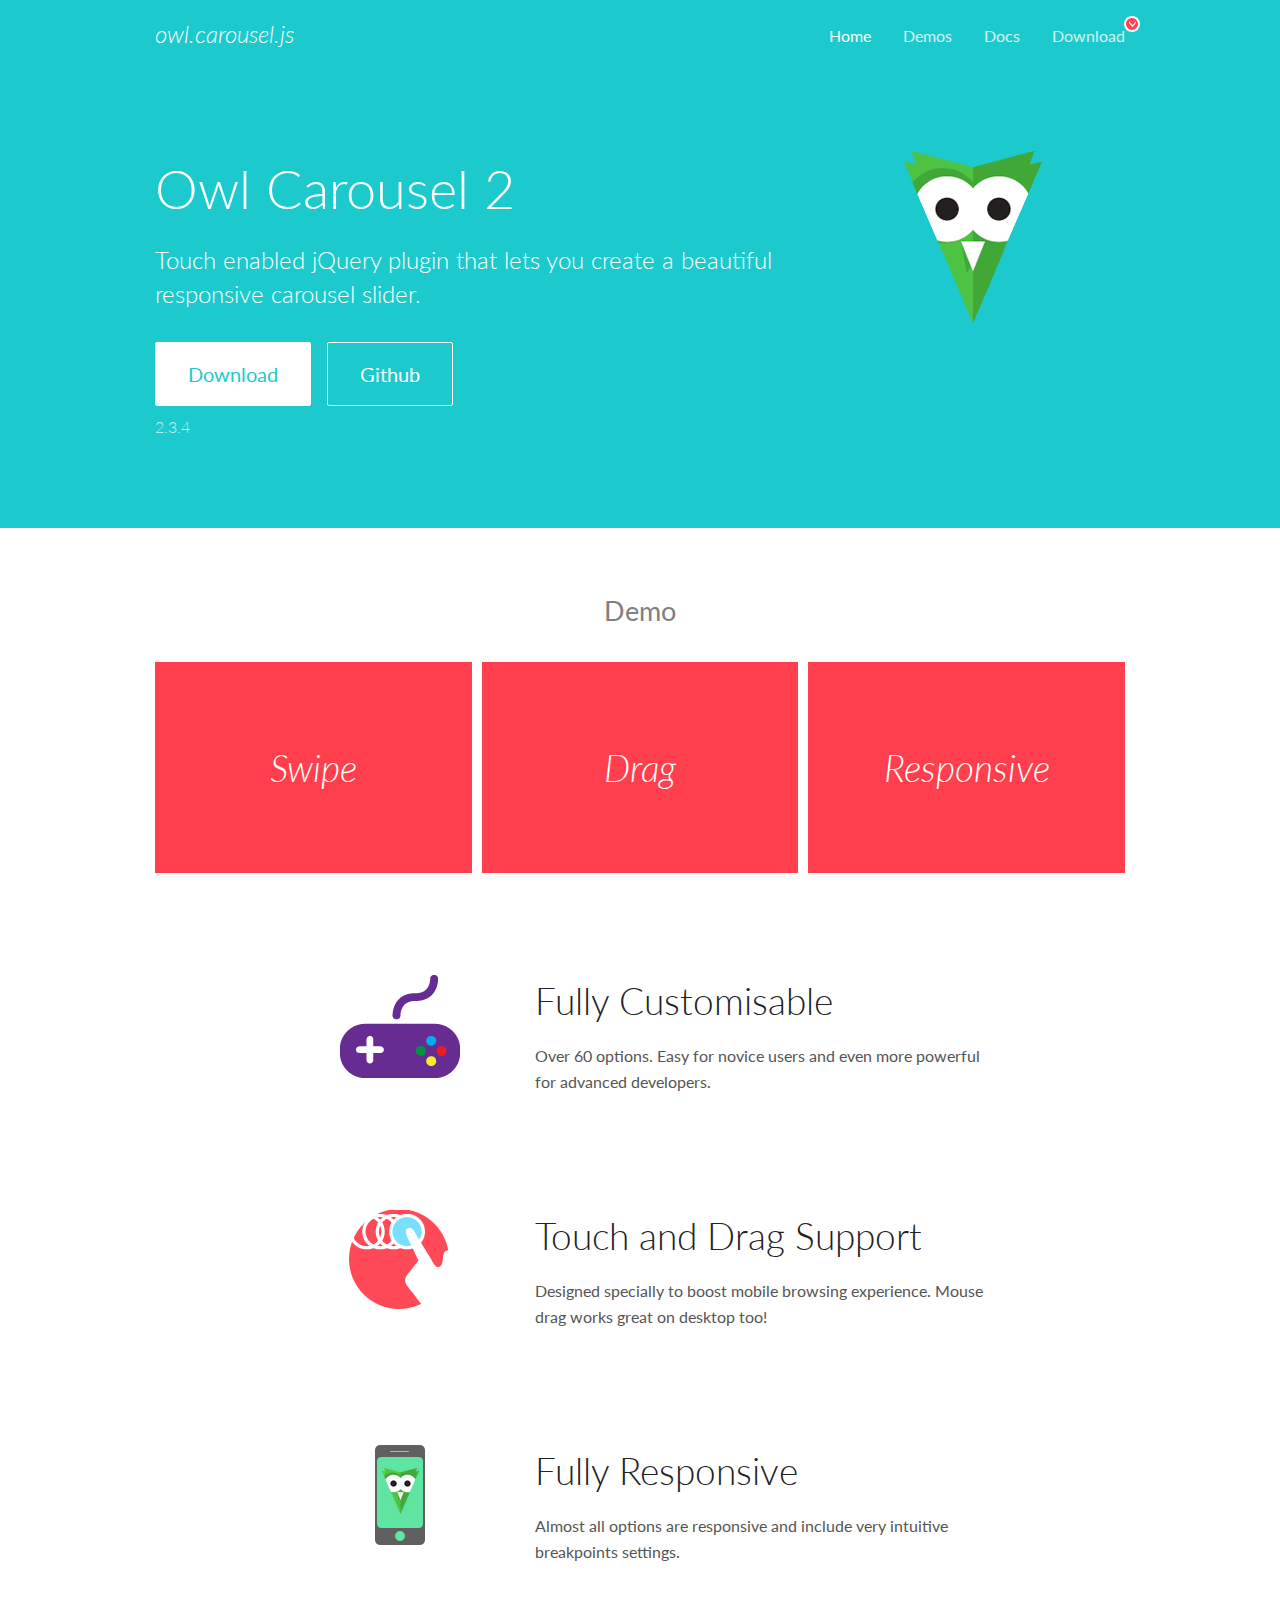
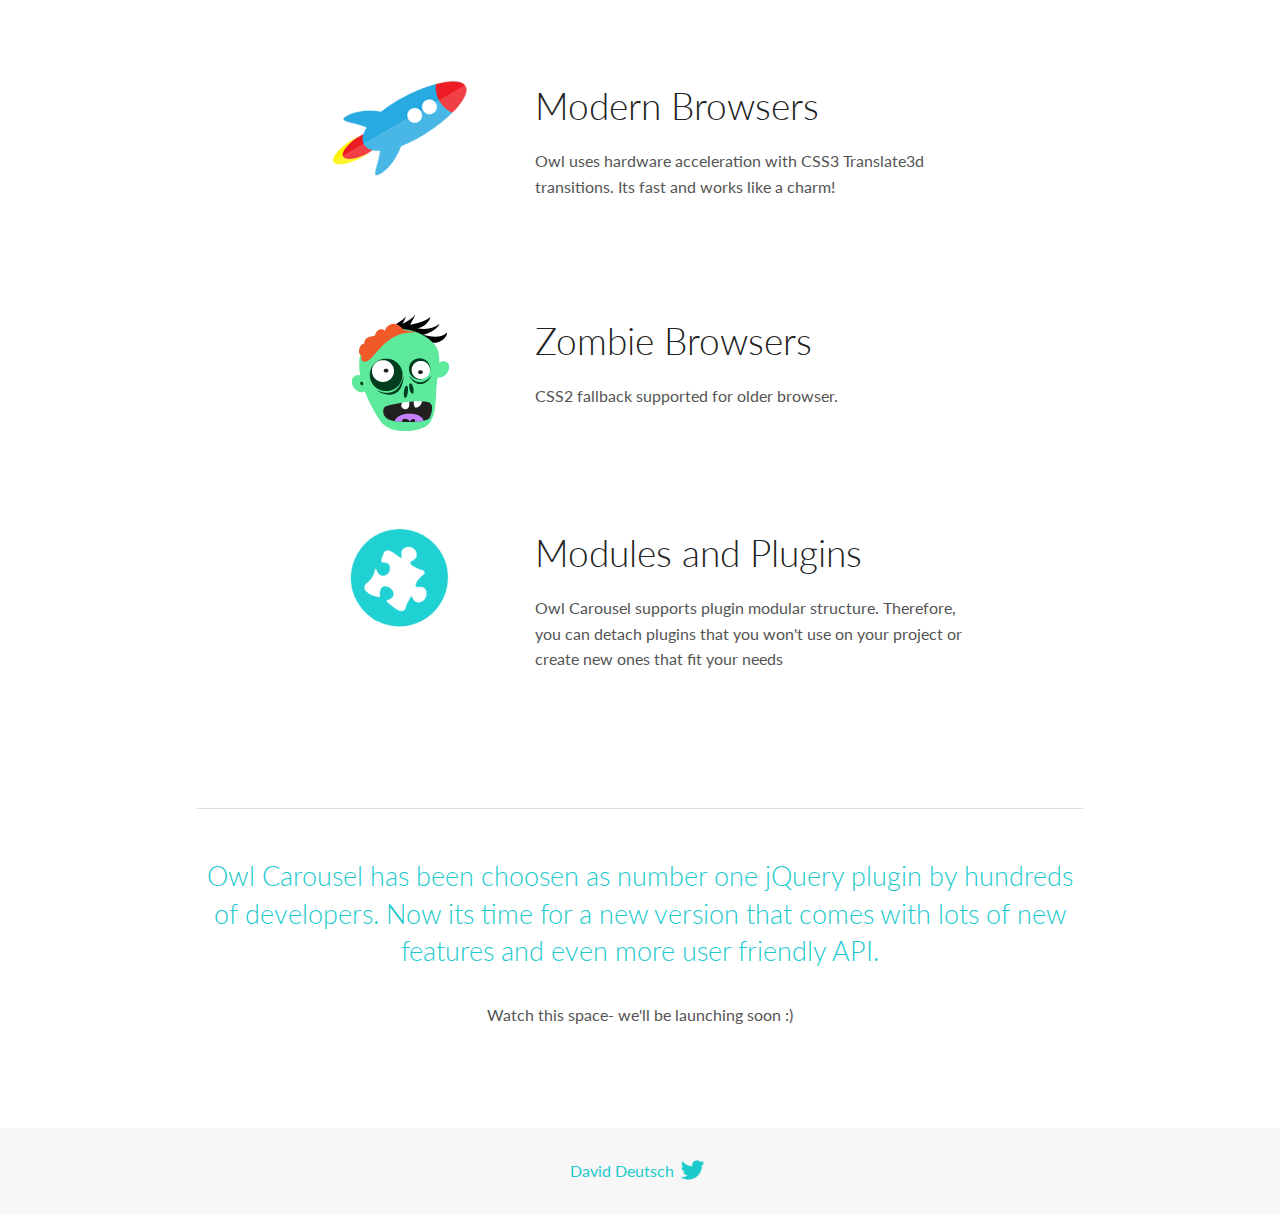
<file: assets/OwlCarousel/docs/index.html>
<!DOCTYPE html>
<html lang="en">
  <head>

    <!-- head -->
    <meta charset="utf-8">
    <meta name="msapplication-tap-highlight" content="no" />
    <meta name="viewport" content="width=device-width, initial-scale=1.0" />
    <meta name="description" content="Touch enabled jQuery plugin that lets you create beautiful responsive carousel slider.">
    <meta name="author" content="David Deutsch">
    <title>
      Home | Owl Carousel | 2.3.4
    </title>

    <!-- Stylesheets -->
    <link href='https://fonts.googleapis.com/css?family=Lato:300,400,700,400italic,300italic' rel='stylesheet' type='text/css'>
    <link rel="stylesheet" href="assets/css/docs.theme.min.css">

    <!-- Owl Stylesheets -->
    <link rel="stylesheet" href="assets/owlcarousel/assets/owl.carousel.min.css">
    <link rel="stylesheet" href="assets/owlcarousel/assets/owl.theme.default.min.css">

    <!-- HTML5 shim and Respond.js IE8 support of HTML5 elements and media queries -->

    <!--[if lt IE 9]>
      <script src="https://oss.maxcdn.com/libs/html5shiv/3.7.0/html5shiv.js"></script>
      <script src="https://oss.maxcdn.com/libs/respond.js/1.3.0/respond.min.js"></script>
    <![endif]-->

    <!-- Favicons -->
    <link rel="apple-touch-icon-precomposed" sizes="144x144" href="assets/ico/apple-touch-icon-144-precomposed.png">
    <link rel="shortcut icon" href="assets/ico/favicon.png">
    <link rel="shortcut icon" href="favicon.ico">

    <!-- Yeah i know js should not be in header. Its required for demos.-->

    <!-- javascript -->
    <script src="assets/vendors/jquery.min.js"></script>
    <script src="assets/owlcarousel/owl.carousel.js"></script>
  </head>
  <body>

    <!-- header -->
    <header class="header">
      <div class="row">
        <div class="large-12 columns">
          <div class="brand left">
            <h3>
              <a href="/OwlCarousel2/">owl.carousel.js</a> 
            </h3>
          </div>
          <a id="toggle-nav" class="right">
            <span></span> <span></span> <span></span> 
          </a> 
          <div class="nav-bar">
            <ul class="clearfix">
              <li class="active">
                <a href="/OwlCarousel2/index.html">Home</a> 
              </li>
              <li> <a href="/OwlCarousel2/demos/demos.html">Demos</a>  </li>
              <li> <a href="/OwlCarousel2/docs/started-welcome.html">Docs</a>  </li>
              <li>
                <a href="https://github.com/OwlCarousel2/OwlCarousel2/archive/2.3.4.zip">Download</a> 
                <span class="download"></span> 
              </li>
            </ul>
          </div>
        </div>
      </div>
    </header>

    <!-- home panel -->
    <section id="hero">
      <div class="row">
        <div class="large-8 medium-8 columns">
          <h1>Owl Carousel 2</h1>
          <h4>Touch enabled jQuery plugin that lets you create a beautiful responsive carousel slider.</h4>
          <a href="https://github.com/OwlCarousel2/OwlCarousel2/archive/2.3.4.zip" class="hero-button">Download</a> 
          <a href="https://github.com/OwlCarousel2/OwlCarousel2" class="hero-button outline">Github</a> 
          <p>2.3.4</p>
        </div>
        <div class="large-4 medium-4 columns">
          <img class="owl-logo" src="assets/img/owl-logo.png" alt="mr. Owl">
        </div>
      </div>
    </section>

    <!-- body -->
    <div class="home-demo">
      <div class="row">
        <div class="large-12 columns">
          <h3>Demo</h3>
          <div class="owl-carousel">
            <div class="item">
              <h2>Swipe</h2>
            </div>
            <div class="item">
              <h2>Drag</h2>
            </div>
            <div class="item">
              <h2>Responsive</h2>
            </div>
            <div class="item">
              <h2>CSS3</h2>
            </div>
            <div class="item">
              <h2>Fast</h2>
            </div>
            <div class="item">
              <h2>Easy</h2>
            </div>
            <div class="item">
              <h2>Free</h2>
            </div>
            <div class="item">
              <h2>Upgradable</h2>
            </div>
            <div class="item">
              <h2>Tons of options</h2>
            </div>
            <div class="item">
              <h2>Infinity</h2>
            </div>
            <div class="item">
              <h2>Auto Width</h2>
            </div>
          </div>
        </div>
      </div>
    </div>
    <script>
      var owl = $('.owl-carousel');
      owl.owlCarousel({
        margin: 10,
        loop: true,
        responsive: {
          0: {
            items: 1
          },
          600: {
            items: 2
          },
          1000: {
            items: 3
          }
        }
      })
    </script>

    <!-- features -->
    <div id="features">
      <div class="row">
        <div class="small-12 medium-9 small-centered columns">
          <section class="row feature">
            <div class="medium-4 small-12 columns">
              <img src="assets/img/feature-options.png" alt="">
            </div>
            <div class="medium-8 small-12 columns">
              <h2>Fully Customisable</h2>
              <p>Over 60 options. Easy for novice users and even more powerful for advanced developers.</p>
            </div>
          </section>
          <section class="row feature">
            <div class="medium-4 small-12 columns">
              <img src="assets/img/feature-drag.png" alt="">
            </div>
            <div class="medium-8 small-12 columns">
              <h2>Touch and Drag Support</h2>
              <p>Designed specially to boost mobile browsing experience. Mouse drag works great on desktop too!</p>
            </div>
          </section>
          <section class="row feature">
            <div class="medium-4 small-12 columns">
              <img src="assets/img/feature-responsive.png" alt="">
            </div>
            <div class="medium-8 small-12 columns">
              <h2>Fully Responsive</h2>
              <p>Almost all options are responsive and include very intuitive breakpoints settings.</p>
            </div>
          </section>
          <section class="row feature">
            <div class="medium-4 small-12 columns">
              <img src="assets/img/feature-modern.png" alt="">
            </div>
            <div class="medium-8 small-12 columns">
              <h2>Modern Browsers</h2>
              <p>Owl uses hardware acceleration with CSS3 Translate3d transitions. Its fast and works like a charm! </p>
            </div>
          </section>
          <section class="row feature">
            <div class="medium-4 small-12 columns">
              <img src="assets/img/feature-zombie.png" alt="">
            </div>
            <div class="medium-8 small-12 columns">
              <h2>Zombie Browsers</h2>
              <p>CSS2 fallback supported for older browser.</p>
            </div>
          </section>
          <section class="row feature">
            <div class="medium-4 small-12 columns">
              <img src="assets/img/feature-module.png" alt="">
            </div>
            <div class="medium-8 small-12 columns">
              <h2>Modules and Plugins</h2>
              <p>Owl Carousel supports plugin modular structure. Therefore, you can detach plugins that you won&#x27;t use on your project or create new ones that fit your needs</p>
            </div>
          </section>
        </div>
      </div>
    </div>

    <!-- footer -->
    <section id="teaser-text">
      <div class="row">
        <div class="small-12 medium-11 small-centered columns">
          <hr>
          <h3 id="owl-carousel-has-been-choosen-as-number-one-jquery-plugin-by-hundreds-of-developers-now-its-time-for-a-new-version-that-comes-with-lots-of-new-features-and-even-more-user-friendly-api-">Owl Carousel has been choosen as number one jQuery plugin by hundreds of developers. Now its time for a new version that comes with lots of new features and even more user friendly API.</h3>
          <p>Watch this space- we&#39;ll be launching soon :)</p>
        </div>
      </div>
    </section>

    <!-- footer -->
    <footer class="footer">
      <div class="row">
        <div class="large-12 columns">
          <h5>
            <a href="/OwlCarousel2/docs/support-contact.html">David Deutsch</a> 
            <a id="custom-tweet-button" href="https://twitter.com/share?url=https://github.com/OwlCarousel2/OwlCarousel2&text=Owl Carousel - This is so awesome! " target="_blank"></a> 
          </h5>
        </div>
      </div>
    </footer>

    <!-- vendors -->
    <script src="assets/vendors/highlight.js"></script>
    <script src="assets/js/app.js"></script>
  </body>
</html>
</file>
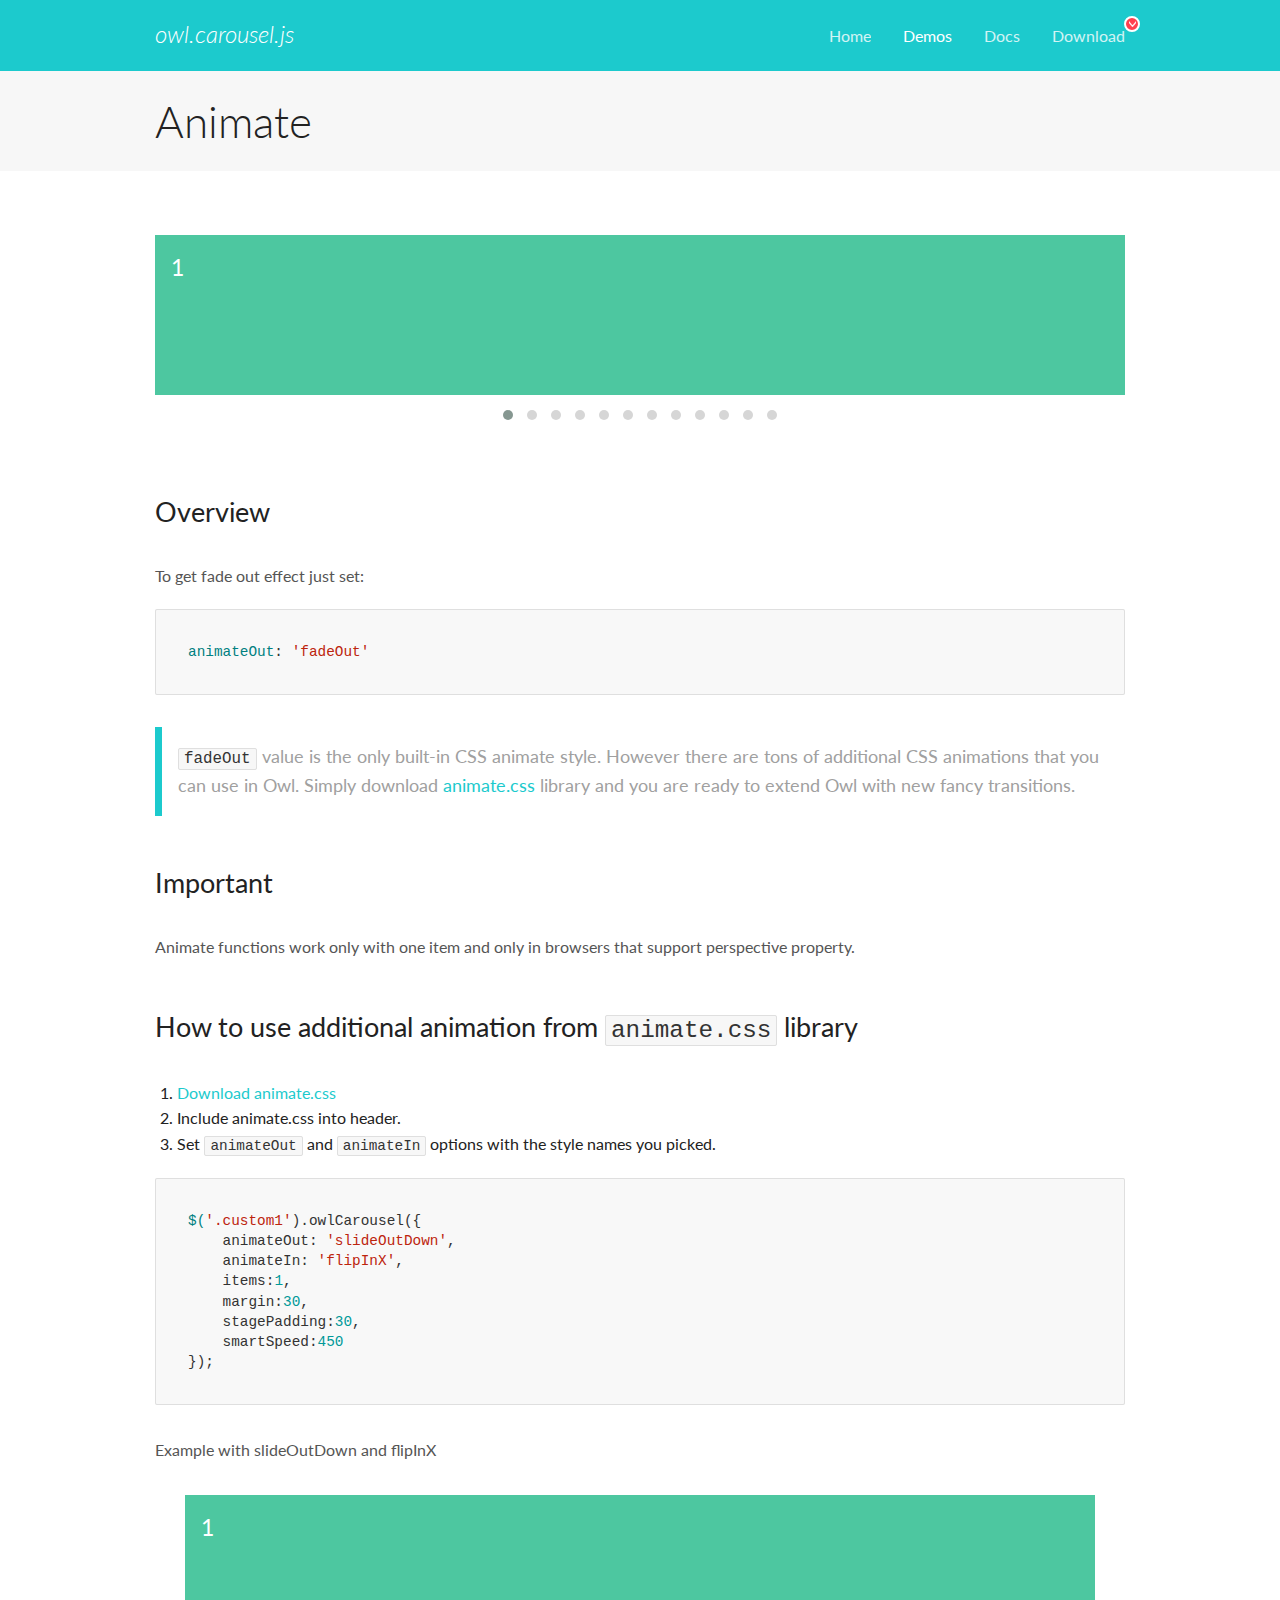
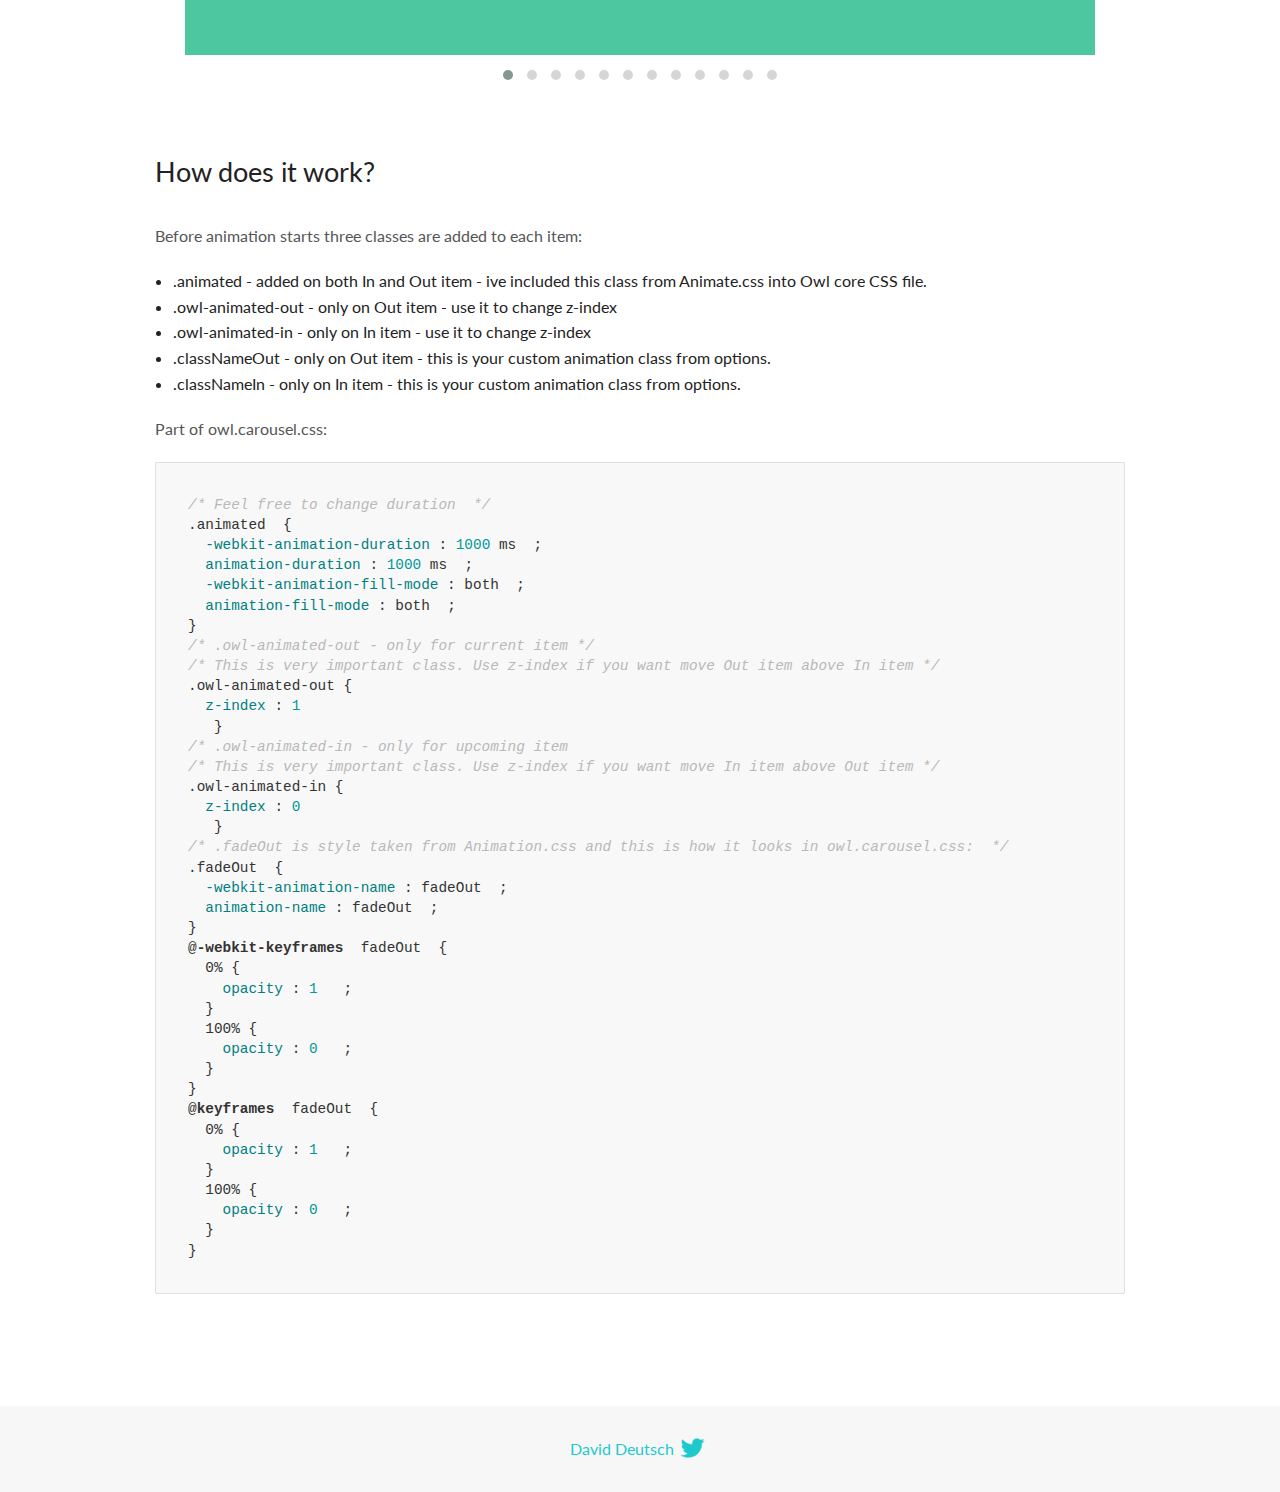
<file: assets/OwlCarousel/docs/demos/animate.html>
<!DOCTYPE html>
<html lang="en">
  <head>

    <!-- head -->
    <meta charset="utf-8">
    <meta name="msapplication-tap-highlight" content="no" />
    <meta name="viewport" content="width=device-width, initial-scale=1.0" />
    <meta name="description" content="Animate carousel">
    <meta name="author" content="David Deutsch">
    <title>
      Animate Demo | Owl Carousel | 2.3.4
    </title>

    <!-- Stylesheets -->
    <link href='https://fonts.googleapis.com/css?family=Lato:300,400,700,400italic,300italic' rel='stylesheet' type='text/css'>
    <link rel="stylesheet" href="../assets/css/docs.theme.min.css">

    <!-- Owl Stylesheets -->
    <link rel="stylesheet" href="../assets/owlcarousel/assets/owl.carousel.min.css">
    <link rel="stylesheet" href="../assets/owlcarousel/assets/owl.theme.default.min.css">

    <!-- HTML5 shim and Respond.js IE8 support of HTML5 elements and media queries -->

    <!--[if lt IE 9]>
      <script src="https://oss.maxcdn.com/libs/html5shiv/3.7.0/html5shiv.js"></script>
      <script src="https://oss.maxcdn.com/libs/respond.js/1.3.0/respond.min.js"></script>
    <![endif]-->

    <!-- Favicons -->
    <link rel="apple-touch-icon-precomposed" sizes="144x144" href="../assets/ico/apple-touch-icon-144-precomposed.png">
    <link rel="shortcut icon" href="../assets/ico/favicon.png">
    <link rel="shortcut icon" href="favicon.ico">

    <!-- Yeah i know js should not be in header. Its required for demos.-->

    <!-- javascript -->
    <script src="../assets/vendors/jquery.min.js"></script>
    <script src="../assets/owlcarousel/owl.carousel.js"></script>
  </head>
  <body>

    <!-- header -->
    <header class="header">
      <div class="row">
        <div class="large-12 columns">
          <div class="brand left">
            <h3>
              <a href="/OwlCarousel2/">owl.carousel.js</a> 
            </h3>
          </div>
          <a id="toggle-nav" class="right">
            <span></span> <span></span> <span></span> 
          </a> 
          <div class="nav-bar">
            <ul class="clearfix">
              <li> <a href="/OwlCarousel2/index.html">Home</a>  </li>
              <li class="active">
                <a href="/OwlCarousel2/demos/demos.html">Demos</a> 
              </li>
              <li> <a href="/OwlCarousel2/docs/started-welcome.html">Docs</a>  </li>
              <li>
                <a href="https://github.com/OwlCarousel2/OwlCarousel2/archive/2.3.4.zip">Download</a> 
                <span class="download"></span> 
              </li>
            </ul>
          </div>
        </div>
      </div>
    </header>

    <!-- title -->
    <section class="title">
      <div class="row">
        <div class="large-12 columns">
          <h1>Animate</h1>
        </div>
      </div>
    </section>

    <!--  Demos -->
    <section id="demos">
      <div class="row">
        <div class="large-12 columns">
          <div class="fadeOut owl-carousel owl-theme">
            <div class="item">
              <h4>1</h4>
            </div>
            <div class="item">
              <h4>2</h4>
            </div>
            <div class="item">
              <h4>3</h4>
            </div>
            <div class="item">
              <h4>4</h4>
            </div>
            <div class="item">
              <h4>5</h4>
            </div>
            <div class="item">
              <h4>6</h4>
            </div>
            <div class="item">
              <h4>7</h4>
            </div>
            <div class="item">
              <h4>8</h4>
            </div>
            <div class="item">
              <h4>9</h4>
            </div>
            <div class="item">
              <h4>10</h4>
            </div>
            <div class="item">
              <h4>11</h4>
            </div>
            <div class="item">
              <h4>12</h4>
            </div>
          </div>
          <h3 id="overview">Overview</h3>
          <p>To get fade out effect just set:</p>
          <pre><code>animateOut: &#39;fadeOut&#39;</code></pre>
          <blockquote>
            <p><code>fadeOut</code> value is the only built-in CSS animate style. However there are tons of additional CSS animations that you can use in Owl. Simply download
              <a href="https://daneden.github.io/animate.css/">animate.css</a>  library and you are ready to extend Owl with new fancy transitions.</p>
          </blockquote>
          <h3 id="important">Important</h3>
          <p>Animate functions work only with one item and only in browsers that support perspective property.</p>
          <h3 id="how-to-use-additional-animation-from-animate-css-library">How to use additional animation from <code>animate.css</code> library</h3>
          <ol>
            <li> <a href="https://daneden.github.io/animate.css/">Download animate.css</a>  </li>
            <li>Include animate.css into header.</li>
            <li>Set <code>animateOut</code> and <code>animateIn</code> options with the style names you picked.</li>
          </ol>
          <pre><code>$(&#39;.custom1&#39;).owlCarousel({
    animateOut: &#39;slideOutDown&#39;,
    animateIn: &#39;flipInX&#39;,
    items:1,
    margin:30,
    stagePadding:30,
    smartSpeed:450
});</code></pre>
          <p>Example with slideOutDown and flipInX</p>
          <div class="custom1 owl-carousel owl-theme">
            <div class="item">
              <h4>1</h4>
            </div>
            <div class="item">
              <h4>2</h4>
            </div>
            <div class="item">
              <h4>3</h4>
            </div>
            <div class="item">
              <h4>4</h4>
            </div>
            <div class="item">
              <h4>5</h4>
            </div>
            <div class="item">
              <h4>6</h4>
            </div>
            <div class="item">
              <h4>7</h4>
            </div>
            <div class="item">
              <h4>8</h4>
            </div>
            <div class="item">
              <h4>9</h4>
            </div>
            <div class="item">
              <h4>10</h4>
            </div>
            <div class="item">
              <h4>11</h4>
            </div>
            <div class="item">
              <h4>12</h4>
            </div>
          </div>
          <h3 id="how-does-it-work-">How does it work?</h3>
          <p>Before animation starts three classes are added to each item:</p>
          <ul>
            <li>.animated - added on both In and Out item - ive included this class from Animate.css into Owl core CSS file.</li>
            <li>.owl-animated-out - only on Out item - use it to change z-index</li>
            <li>.owl-animated-in - only on In item - use it to change z-index</li>
            <li>.classNameOut - only on Out item - this is your custom animation class from options.</li>
            <li>.classNameIn - only on In item - this is your custom animation class from options.</li>
          </ul>
          <p>Part of owl.carousel.css:</p>
          <pre><code class="language-css"><span class="comment">/* Feel free to change duration  */</span> 
<span class="class">.animated</span>  <span class="rules">{
  <span class="rule"><span class="attribute">-webkit-animation-duration</span> :<span class="value"> <span class="number">1000</span> ms</span> </span> ;
  <span class="rule"><span class="attribute">animation-duration</span> :<span class="value"> <span class="number">1000</span> ms</span> </span> ;
  <span class="rule"><span class="attribute">-webkit-animation-fill-mode</span> :<span class="value"> both</span> </span> ;
  <span class="rule"><span class="attribute">animation-fill-mode</span> :<span class="value"> both</span> </span> ;
<span class="rule">}</span> </span> 
<span class="comment">/* .owl-animated-out - only for current item */</span> 
<span class="comment">/* This is very important class. Use z-index if you want move Out item above In item */</span> 
<span class="class">.owl-animated-out</span> <span class="rules">{
  <span class="rule"><span class="attribute">z-index</span> :<span class="value"> <span class="number">1</span> 
</span> </span> </span> }
<span class="comment">/* .owl-animated-in - only for upcoming item
/* This is very important class. Use z-index if you want move In item above Out item */</span> 
<span class="class">.owl-animated-in</span> <span class="rules">{
  <span class="rule"><span class="attribute">z-index</span> :<span class="value"> <span class="number">0</span> 
</span> </span> </span> }
<span class="comment">/* .fadeOut is style taken from Animation.css and this is how it looks in owl.carousel.css:  */</span> 
<span class="class">.fadeOut</span>  <span class="rules">{
  <span class="rule"><span class="attribute">-webkit-animation-name</span> :<span class="value"> fadeOut</span> </span> ;
  <span class="rule"><span class="attribute">animation-name</span> :<span class="value"> fadeOut</span> </span> ;
<span class="rule">}</span> </span> 
<span class="at_rule">@<span class="keyword">-webkit-keyframes</span>  fadeOut </span> {
  0% <span class="rules">{
    <span class="rule"><span class="attribute">opacity</span> :<span class="value"> <span class="number">1</span> </span> </span> ;
  <span class="rule">}</span> </span> 
  100% <span class="rules">{
    <span class="rule"><span class="attribute">opacity</span> :<span class="value"> <span class="number">0</span> </span> </span> ;
  <span class="rule">}</span> </span> 
}
<span class="at_rule">@<span class="keyword">keyframes</span>  fadeOut </span> {
  0% <span class="rules">{
    <span class="rule"><span class="attribute">opacity</span> :<span class="value"> <span class="number">1</span> </span> </span> ;
  <span class="rule">}</span> </span> 
  100% <span class="rules">{
    <span class="rule"><span class="attribute">opacity</span> :<span class="value"> <span class="number">0</span> </span> </span> ;
  <span class="rule">}</span> </span> 
}</code></pre>
          <link rel="stylesheet" href="../assets/css/animate.css">
          <script>
            jQuery(document).ready(function($) {
              $('.fadeOut').owlCarousel({
                items: 1,
                animateOut: 'fadeOut',
                loop: true,
                margin: 10,
              });
              $('.custom1').owlCarousel({
                animateOut: 'slideOutDown',
                animateIn: 'flipInX',
                items: 1,
                margin: 30,
                stagePadding: 30,
                smartSpeed: 450
              });
            });
          </script>
        </div>
      </div>
    </section>

    <!-- footer -->
    <footer class="footer">
      <div class="row">
        <div class="large-12 columns">
          <h5>
            <a href="/OwlCarousel2/docs/support-contact.html">David Deutsch</a> 
            <a id="custom-tweet-button" href="https://twitter.com/share?url=https://github.com/OwlCarousel2/OwlCarousel2&text=Owl Carousel - This is so awesome! " target="_blank"></a> 
          </h5>
        </div>
      </div>
    </footer>

    <!-- vendors -->
    <script src="../assets/vendors/highlight.js"></script>
    <script src="../assets/js/app.js"></script>
  </body>
</html>
</file>
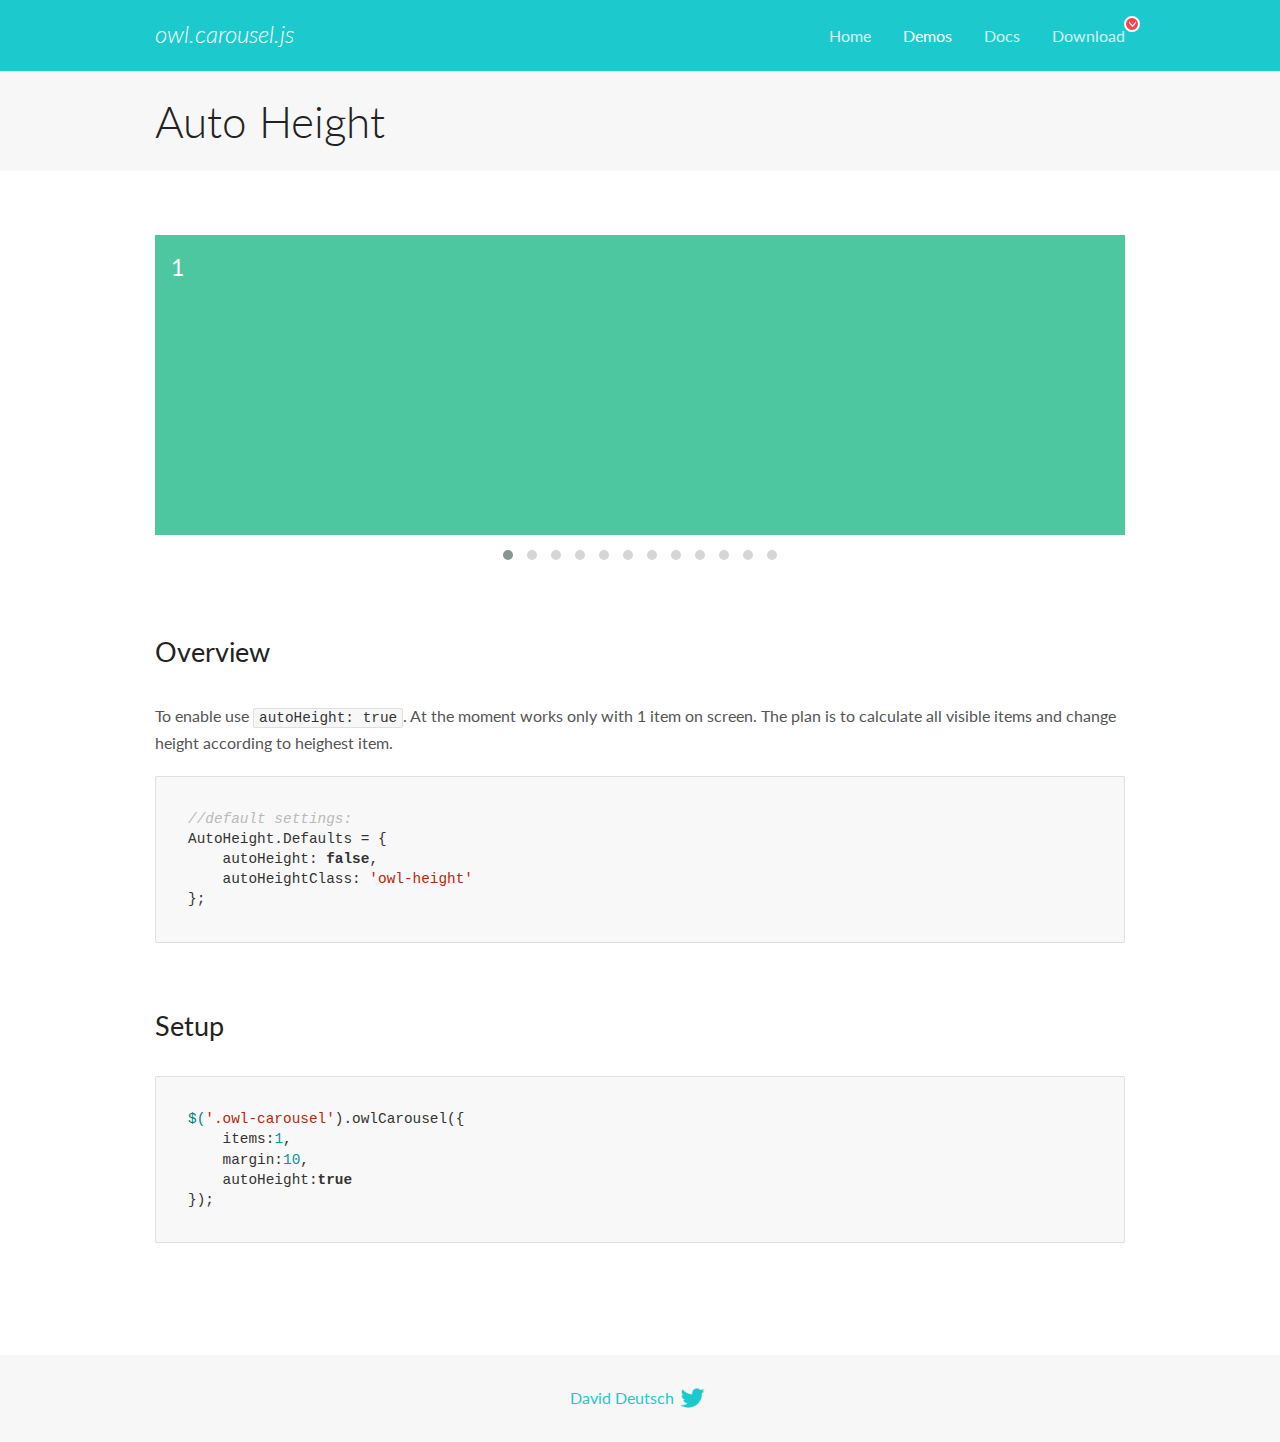
<file: assets/OwlCarousel/docs/demos/autoheight.html>
<!DOCTYPE html>
<html lang="en">
  <head>

    <!-- head -->
    <meta charset="utf-8">
    <meta name="msapplication-tap-highlight" content="no" />
    <meta name="viewport" content="width=device-width, initial-scale=1.0" />
    <meta name="description" content="autoHeight usage demo">
    <meta name="author" content="David Deutsch">
    <title>
      Auto Height Demo | Owl Carousel | 2.3.4
    </title>

    <!-- Stylesheets -->
    <link href='https://fonts.googleapis.com/css?family=Lato:300,400,700,400italic,300italic' rel='stylesheet' type='text/css'>
    <link rel="stylesheet" href="../assets/css/docs.theme.min.css">

    <!-- Owl Stylesheets -->
    <link rel="stylesheet" href="../assets/owlcarousel/assets/owl.carousel.min.css">
    <link rel="stylesheet" href="../assets/owlcarousel/assets/owl.theme.default.min.css">

    <!-- HTML5 shim and Respond.js IE8 support of HTML5 elements and media queries -->

    <!--[if lt IE 9]>
      <script src="https://oss.maxcdn.com/libs/html5shiv/3.7.0/html5shiv.js"></script>
      <script src="https://oss.maxcdn.com/libs/respond.js/1.3.0/respond.min.js"></script>
    <![endif]-->

    <!-- Favicons -->
    <link rel="apple-touch-icon-precomposed" sizes="144x144" href="../assets/ico/apple-touch-icon-144-precomposed.png">
    <link rel="shortcut icon" href="../assets/ico/favicon.png">
    <link rel="shortcut icon" href="favicon.ico">

    <!-- Yeah i know js should not be in header. Its required for demos.-->

    <!-- javascript -->
    <script src="../assets/vendors/jquery.min.js"></script>
    <script src="../assets/owlcarousel/owl.carousel.js"></script>
  </head>
  <body>

    <!-- header -->
    <header class="header">
      <div class="row">
        <div class="large-12 columns">
          <div class="brand left">
            <h3>
              <a href="/OwlCarousel2/">owl.carousel.js</a> 
            </h3>
          </div>
          <a id="toggle-nav" class="right">
            <span></span> <span></span> <span></span> 
          </a> 
          <div class="nav-bar">
            <ul class="clearfix">
              <li> <a href="/OwlCarousel2/index.html">Home</a>  </li>
              <li class="active">
                <a href="/OwlCarousel2/demos/demos.html">Demos</a> 
              </li>
              <li> <a href="/OwlCarousel2/docs/started-welcome.html">Docs</a>  </li>
              <li>
                <a href="https://github.com/OwlCarousel2/OwlCarousel2/archive/2.3.4.zip">Download</a> 
                <span class="download"></span> 
              </li>
            </ul>
          </div>
        </div>
      </div>
    </header>

    <!-- title -->
    <section class="title">
      <div class="row">
        <div class="large-12 columns">
          <h1>Auto Height</h1>
        </div>
      </div>
    </section>

    <!--  Demos -->
    <section id="demos">
      <div class="row">
        <div class="large-12 columns">
          <div class="owl-carousel owl-theme">
            <div class="item" style="height:300px">
              <h4>1</h4>
            </div>
            <div class="item" style="height:100px">
              <h4>2</h4>
            </div>
            <div class="item" style="height:500px">
              <h4>3</h4>
            </div>
            <div class="item" style="height:250px">
              <h4>4</h4>
            </div>
            <div class="item" style="height:400px">
              <h4>5</h4>
            </div>
            <div class="item" style="height:500px">
              <h4>6</h4>
            </div>
            <div class="item" style="height:600px">
              <h4>7</h4>
            </div>
            <div class="item" style="height:400px">
              <h4>8</h4>
            </div>
            <div class="item" style="height:300px">
              <h4>9</h4>
            </div>
            <div class="item" style="height:350px">
              <h4>10</h4>
            </div>
            <div class="item" style="height:200px">
              <h4>11</h4>
            </div>
            <div class="item" style="height:150px">
              <h4>12</h4>
            </div>
          </div>
          <h3 id="overview">Overview</h3>
          <p>To enable use <code>autoHeight: true</code>. At the moment works only with 1 item on screen. The plan is to calculate all visible items and change height according to heighest item.</p>
          <pre><code>//default settings:
AutoHeight.Defaults = {
    autoHeight: false,
    autoHeightClass: &#39;owl-height&#39;
};</code></pre>
          <h3 id="setup">Setup</h3>
          <pre><code>$(&#39;.owl-carousel&#39;).owlCarousel({
    items:1,
    margin:10,
    autoHeight:true
});</code></pre>
          <script>
            $(document).ready(function() {
              $('.owl-carousel').owlCarousel({
                items: 1,
                margin: 10,
                autoHeight: true
              });
            })
          </script>
        </div>
      </div>
    </section>

    <!-- footer -->
    <footer class="footer">
      <div class="row">
        <div class="large-12 columns">
          <h5>
            <a href="/OwlCarousel2/docs/support-contact.html">David Deutsch</a> 
            <a id="custom-tweet-button" href="https://twitter.com/share?url=https://github.com/OwlCarousel2/OwlCarousel2&text=Owl Carousel - This is so awesome! " target="_blank"></a> 
          </h5>
        </div>
      </div>
    </footer>

    <!-- vendors -->
    <script src="../assets/vendors/highlight.js"></script>
    <script src="../assets/js/app.js"></script>
  </body>
</html>
</file>
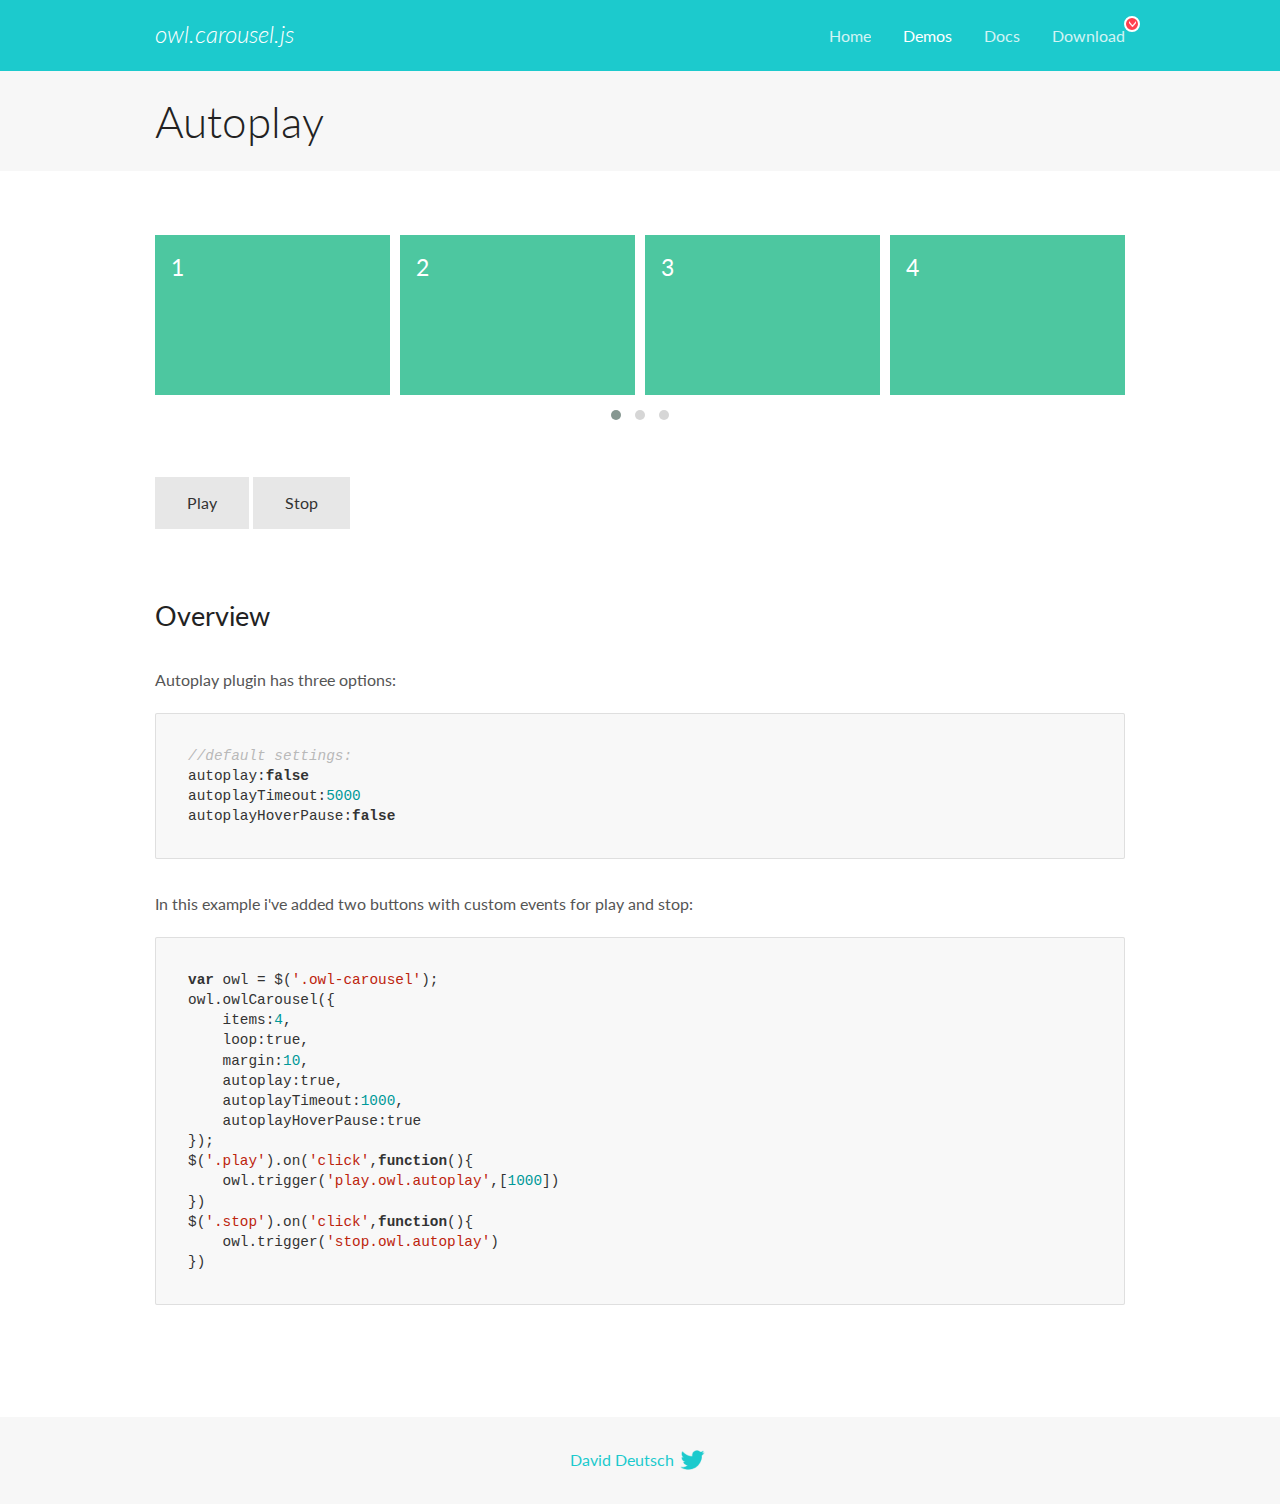
<file: assets/OwlCarousel/docs/demos/autoplay.html>
<!DOCTYPE html>
<html lang="en">
  <head>

    <!-- head -->
    <meta charset="utf-8">
    <meta name="msapplication-tap-highlight" content="no" />
    <meta name="viewport" content="width=device-width, initial-scale=1.0" />
    <meta name="description" content="Autoplay usage demo">
    <meta name="author" content="David Deutsch">
    <title>
      Autoplay Demo | Owl Carousel | 2.3.4
    </title>

    <!-- Stylesheets -->
    <link href='https://fonts.googleapis.com/css?family=Lato:300,400,700,400italic,300italic' rel='stylesheet' type='text/css'>
    <link rel="stylesheet" href="../assets/css/docs.theme.min.css">

    <!-- Owl Stylesheets -->
    <link rel="stylesheet" href="../assets/owlcarousel/assets/owl.carousel.min.css">
    <link rel="stylesheet" href="../assets/owlcarousel/assets/owl.theme.default.min.css">

    <!-- HTML5 shim and Respond.js IE8 support of HTML5 elements and media queries -->

    <!--[if lt IE 9]>
      <script src="https://oss.maxcdn.com/libs/html5shiv/3.7.0/html5shiv.js"></script>
      <script src="https://oss.maxcdn.com/libs/respond.js/1.3.0/respond.min.js"></script>
    <![endif]-->

    <!-- Favicons -->
    <link rel="apple-touch-icon-precomposed" sizes="144x144" href="../assets/ico/apple-touch-icon-144-precomposed.png">
    <link rel="shortcut icon" href="../assets/ico/favicon.png">
    <link rel="shortcut icon" href="favicon.ico">

    <!-- Yeah i know js should not be in header. Its required for demos.-->

    <!-- javascript -->
    <script src="../assets/vendors/jquery.min.js"></script>
    <script src="../assets/owlcarousel/owl.carousel.js"></script>
  </head>
  <body>

    <!-- header -->
    <header class="header">
      <div class="row">
        <div class="large-12 columns">
          <div class="brand left">
            <h3>
              <a href="/OwlCarousel2/">owl.carousel.js</a> 
            </h3>
          </div>
          <a id="toggle-nav" class="right">
            <span></span> <span></span> <span></span> 
          </a> 
          <div class="nav-bar">
            <ul class="clearfix">
              <li> <a href="/OwlCarousel2/index.html">Home</a>  </li>
              <li class="active">
                <a href="/OwlCarousel2/demos/demos.html">Demos</a> 
              </li>
              <li> <a href="/OwlCarousel2/docs/started-welcome.html">Docs</a>  </li>
              <li>
                <a href="https://github.com/OwlCarousel2/OwlCarousel2/archive/2.3.4.zip">Download</a> 
                <span class="download"></span> 
              </li>
            </ul>
          </div>
        </div>
      </div>
    </header>

    <!-- title -->
    <section class="title">
      <div class="row">
        <div class="large-12 columns">
          <h1>Autoplay</h1>
        </div>
      </div>
    </section>

    <!--  Demos -->
    <section id="demos">
      <div class="row">
        <div class="large-12 columns">
          <div class="owl-carousel owl-theme">
            <div class="item">
              <h4>1</h4>
            </div>
            <div class="item">
              <h4>2</h4>
            </div>
            <div class="item">
              <h4>3</h4>
            </div>
            <div class="item">
              <h4>4</h4>
            </div>
            <div class="item">
              <h4>5</h4>
            </div>
            <div class="item">
              <h4>6</h4>
            </div>
            <div class="item">
              <h4>7</h4>
            </div>
            <div class="item">
              <h4>8</h4>
            </div>
            <div class="item">
              <h4>9</h4>
            </div>
            <div class="item">
              <h4>10</h4>
            </div>
            <div class="item">
              <h4>11</h4>
            </div>
            <div class="item">
              <h4>12</h4>
            </div>
          </div>
          <a class="button secondary play">Play</a> 
          <a class="button secondary stop">Stop</a> 
          <h3 id="overview">Overview</h3>
          <p>Autoplay plugin has three options:</p>
          <pre><code>//default settings:
autoplay:false
autoplayTimeout:5000
autoplayHoverPause:false</code></pre>
          <p>In this example i&#39;ve added two buttons with custom events for play and stop:</p>
          <pre><code>var owl = $(&#39;.owl-carousel&#39;);
owl.owlCarousel({
    items:4,
    loop:true,
    margin:10,
    autoplay:true,
    autoplayTimeout:1000,
    autoplayHoverPause:true
});
$(&#39;.play&#39;).on(&#39;click&#39;,function(){
    owl.trigger(&#39;play.owl.autoplay&#39;,[1000])
})
$(&#39;.stop&#39;).on(&#39;click&#39;,function(){
    owl.trigger(&#39;stop.owl.autoplay&#39;)
})</code></pre>
          <script>
            $(document).ready(function() {
              var owl = $('.owl-carousel');
              owl.owlCarousel({
                items: 4,
                loop: true,
                margin: 10,
                autoplay: true,
                autoplayTimeout: 1000,
                autoplayHoverPause: true
              });
              $('.play').on('click', function() {
                owl.trigger('play.owl.autoplay', [1000])
              })
              $('.stop').on('click', function() {
                owl.trigger('stop.owl.autoplay')
              })
            })
          </script>
        </div>
      </div>
    </section>

    <!-- footer -->
    <footer class="footer">
      <div class="row">
        <div class="large-12 columns">
          <h5>
            <a href="/OwlCarousel2/docs/support-contact.html">David Deutsch</a> 
            <a id="custom-tweet-button" href="https://twitter.com/share?url=https://github.com/OwlCarousel2/OwlCarousel2&text=Owl Carousel - This is so awesome! " target="_blank"></a> 
          </h5>
        </div>
      </div>
    </footer>

    <!-- vendors -->
    <script src="../assets/vendors/highlight.js"></script>
    <script src="../assets/js/app.js"></script>
  </body>
</html>
</file>
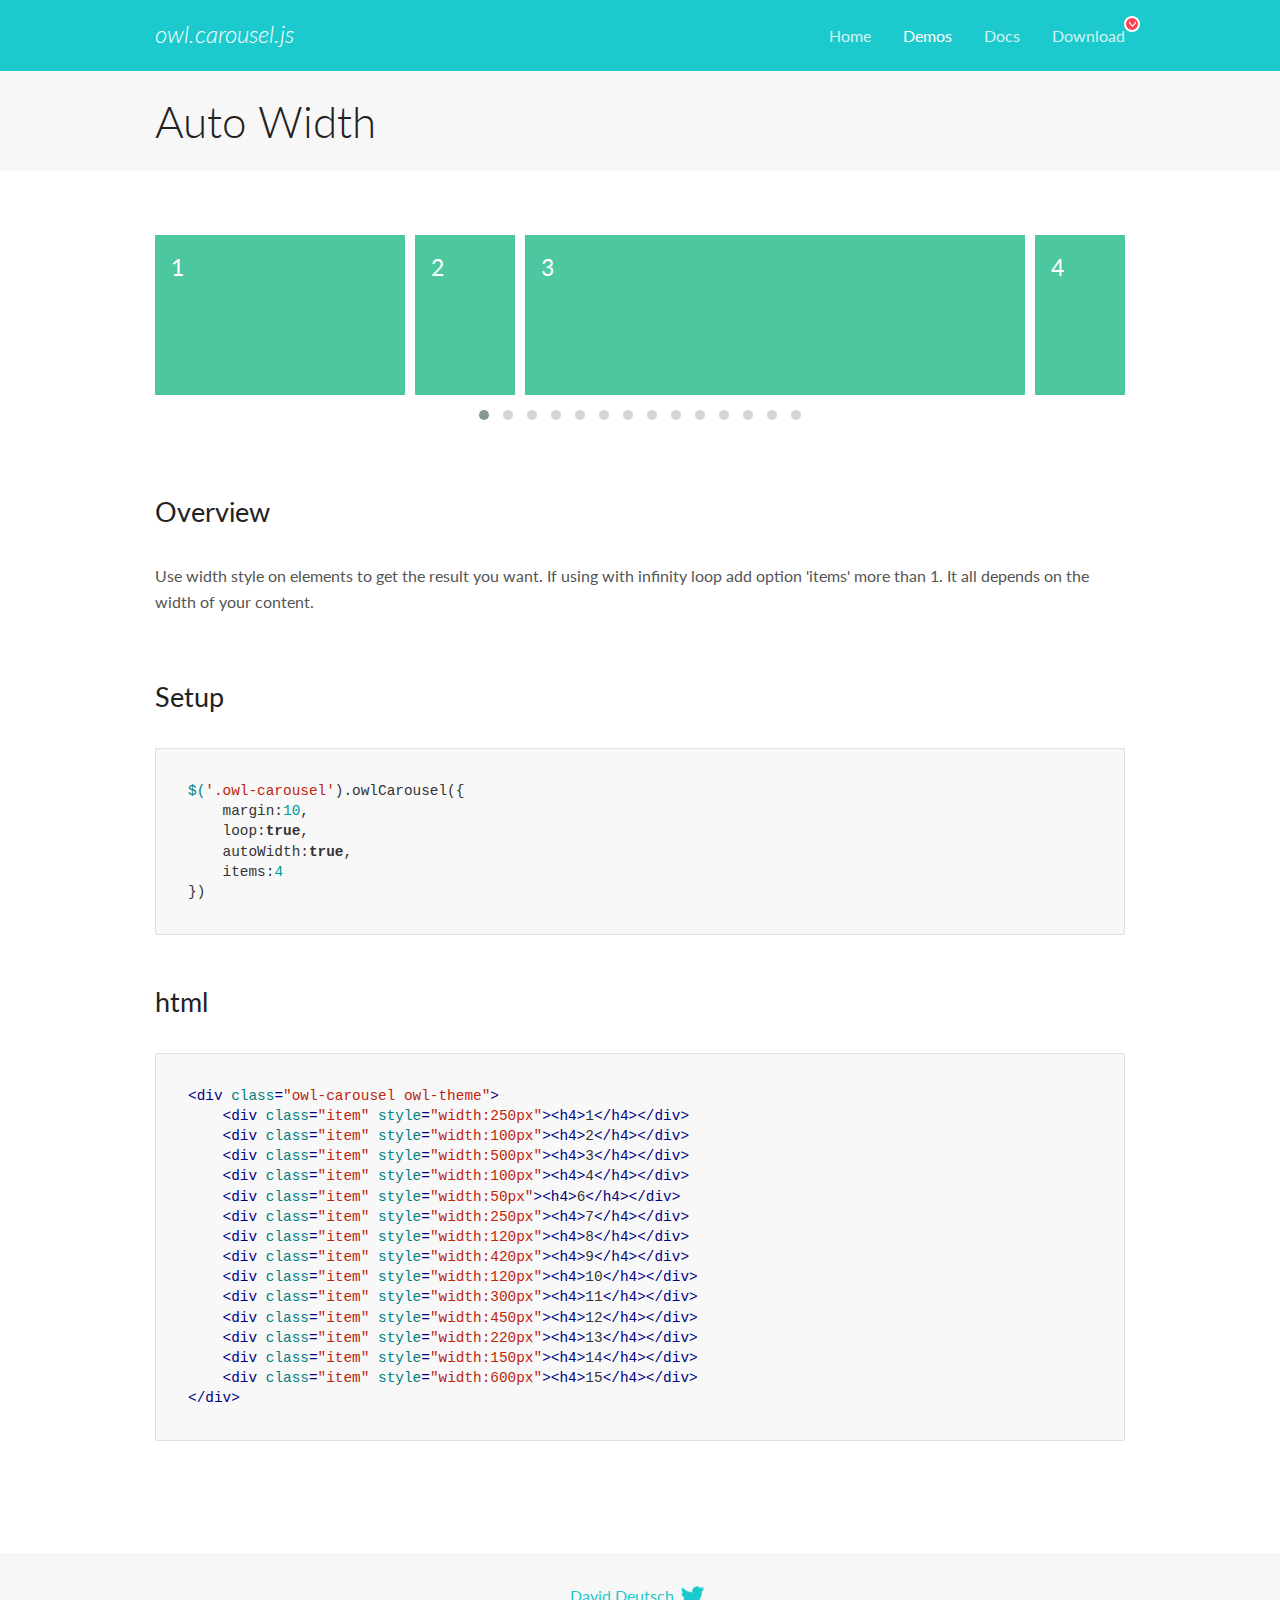
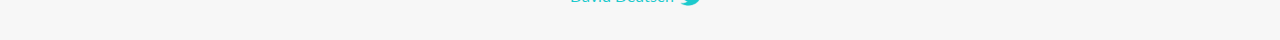
<file: assets/OwlCarousel/docs/demos/autowidth.html>
<!DOCTYPE html>
<html lang="en">
  <head>

    <!-- head -->
    <meta charset="utf-8">
    <meta name="msapplication-tap-highlight" content="no" />
    <meta name="viewport" content="width=device-width, initial-scale=1.0" />
    <meta name="description" content="Auto Width">
    <meta name="author" content="David Deutsch">
    <title>
      Auto Width Demo | Owl Carousel | 2.3.4
    </title>

    <!-- Stylesheets -->
    <link href='https://fonts.googleapis.com/css?family=Lato:300,400,700,400italic,300italic' rel='stylesheet' type='text/css'>
    <link rel="stylesheet" href="../assets/css/docs.theme.min.css">

    <!-- Owl Stylesheets -->
    <link rel="stylesheet" href="../assets/owlcarousel/assets/owl.carousel.min.css">
    <link rel="stylesheet" href="../assets/owlcarousel/assets/owl.theme.default.min.css">

    <!-- HTML5 shim and Respond.js IE8 support of HTML5 elements and media queries -->

    <!--[if lt IE 9]>
      <script src="https://oss.maxcdn.com/libs/html5shiv/3.7.0/html5shiv.js"></script>
      <script src="https://oss.maxcdn.com/libs/respond.js/1.3.0/respond.min.js"></script>
    <![endif]-->

    <!-- Favicons -->
    <link rel="apple-touch-icon-precomposed" sizes="144x144" href="../assets/ico/apple-touch-icon-144-precomposed.png">
    <link rel="shortcut icon" href="../assets/ico/favicon.png">
    <link rel="shortcut icon" href="favicon.ico">

    <!-- Yeah i know js should not be in header. Its required for demos.-->

    <!-- javascript -->
    <script src="../assets/vendors/jquery.min.js"></script>
    <script src="../assets/owlcarousel/owl.carousel.js"></script>
  </head>
  <body>

    <!-- header -->
    <header class="header">
      <div class="row">
        <div class="large-12 columns">
          <div class="brand left">
            <h3>
              <a href="/OwlCarousel2/">owl.carousel.js</a> 
            </h3>
          </div>
          <a id="toggle-nav" class="right">
            <span></span> <span></span> <span></span> 
          </a> 
          <div class="nav-bar">
            <ul class="clearfix">
              <li> <a href="/OwlCarousel2/index.html">Home</a>  </li>
              <li class="active">
                <a href="/OwlCarousel2/demos/demos.html">Demos</a> 
              </li>
              <li> <a href="/OwlCarousel2/docs/started-welcome.html">Docs</a>  </li>
              <li>
                <a href="https://github.com/OwlCarousel2/OwlCarousel2/archive/2.3.4.zip">Download</a> 
                <span class="download"></span> 
              </li>
            </ul>
          </div>
        </div>
      </div>
    </header>

    <!-- title -->
    <section class="title">
      <div class="row">
        <div class="large-12 columns">
          <h1>Auto Width</h1>
        </div>
      </div>
    </section>

    <!--  Demos -->
    <section id="demos">
      <div class="row">
        <div class="large-12 columns">
          <div class="owl-carousel owl-theme">
            <div class="item" style="width:250px">
              <h4>1</h4>
            </div>
            <div class="item" style="width:100px">
              <h4>2</h4>
            </div>
            <div class="item" style="width:500px">
              <h4>3</h4>
            </div>
            <div class="item" style="width:100px">
              <h4>4</h4>
            </div>
            <div class="item" style="width:50px">
              <h4>6</h4>
            </div>
            <div class="item" style="width:250px">
              <h4>7</h4>
            </div>
            <div class="item" style="width:120px">
              <h4>8</h4>
            </div>
            <div class="item" style="width:420px">
              <h4>9</h4>
            </div>
            <div class="item" style="width:120px">
              <h4>10</h4>
            </div>
            <div class="item" style="width:300px">
              <h4>11</h4>
            </div>
            <div class="item" style="width:450px">
              <h4>12</h4>
            </div>
            <div class="item" style="width:220px">
              <h4>13</h4>
            </div>
            <div class="item" style="width:150px">
              <h4>14</h4>
            </div>
            <div class="item" style="width:600px">
              <h4>15</h4>
            </div>
          </div>
          <h3 id="overview">Overview</h3>
          <p>Use width style on elements to get the result you want. If using with infinity loop add option &#39;items&#39; more than 1. It all depends on the width of your content.</p>
          <h3 id="setup">Setup</h3>
          <pre><code>$(&#39;.owl-carousel&#39;).owlCarousel({
    margin:10,
    loop:true,
    autoWidth:true,
    items:4
})</code></pre>
          <h3 id="html">html</h3>
          <pre><code>&lt;div class=&quot;owl-carousel owl-theme&quot;&gt;
    &lt;div class=&quot;item&quot; style=&quot;width:250px&quot;&gt;&lt;h4&gt;1&lt;/h4&gt;&lt;/div&gt;
    &lt;div class=&quot;item&quot; style=&quot;width:100px&quot;&gt;&lt;h4&gt;2&lt;/h4&gt;&lt;/div&gt;
    &lt;div class=&quot;item&quot; style=&quot;width:500px&quot;&gt;&lt;h4&gt;3&lt;/h4&gt;&lt;/div&gt;
    &lt;div class=&quot;item&quot; style=&quot;width:100px&quot;&gt;&lt;h4&gt;4&lt;/h4&gt;&lt;/div&gt;
    &lt;div class=&quot;item&quot; style=&quot;width:50px&quot;&gt;&lt;h4&gt;6&lt;/h4&gt;&lt;/div&gt;
    &lt;div class=&quot;item&quot; style=&quot;width:250px&quot;&gt;&lt;h4&gt;7&lt;/h4&gt;&lt;/div&gt;
    &lt;div class=&quot;item&quot; style=&quot;width:120px&quot;&gt;&lt;h4&gt;8&lt;/h4&gt;&lt;/div&gt;
    &lt;div class=&quot;item&quot; style=&quot;width:420px&quot;&gt;&lt;h4&gt;9&lt;/h4&gt;&lt;/div&gt;
    &lt;div class=&quot;item&quot; style=&quot;width:120px&quot;&gt;&lt;h4&gt;10&lt;/h4&gt;&lt;/div&gt;
    &lt;div class=&quot;item&quot; style=&quot;width:300px&quot;&gt;&lt;h4&gt;11&lt;/h4&gt;&lt;/div&gt;
    &lt;div class=&quot;item&quot; style=&quot;width:450px&quot;&gt;&lt;h4&gt;12&lt;/h4&gt;&lt;/div&gt;
    &lt;div class=&quot;item&quot; style=&quot;width:220px&quot;&gt;&lt;h4&gt;13&lt;/h4&gt;&lt;/div&gt;
    &lt;div class=&quot;item&quot; style=&quot;width:150px&quot;&gt;&lt;h4&gt;14&lt;/h4&gt;&lt;/div&gt;
    &lt;div class=&quot;item&quot; style=&quot;width:600px&quot;&gt;&lt;h4&gt;15&lt;/h4&gt;&lt;/div&gt;
&lt;/div&gt;</code></pre>
          <script>
            $(document).ready(function() {
              $('.owl-carousel').owlCarousel({
                margin: 10,
                loop: true,
                autoWidth: true,
                items: 4
              })
            })
          </script>
        </div>
      </div>
    </section>

    <!-- footer -->
    <footer class="footer">
      <div class="row">
        <div class="large-12 columns">
          <h5>
            <a href="/OwlCarousel2/docs/support-contact.html">David Deutsch</a> 
            <a id="custom-tweet-button" href="https://twitter.com/share?url=https://github.com/OwlCarousel2/OwlCarousel2&text=Owl Carousel - This is so awesome! " target="_blank"></a> 
          </h5>
        </div>
      </div>
    </footer>

    <!-- vendors -->
    <script src="../assets/vendors/highlight.js"></script>
    <script src="../assets/js/app.js"></script>
  </body>
</html>
</file>
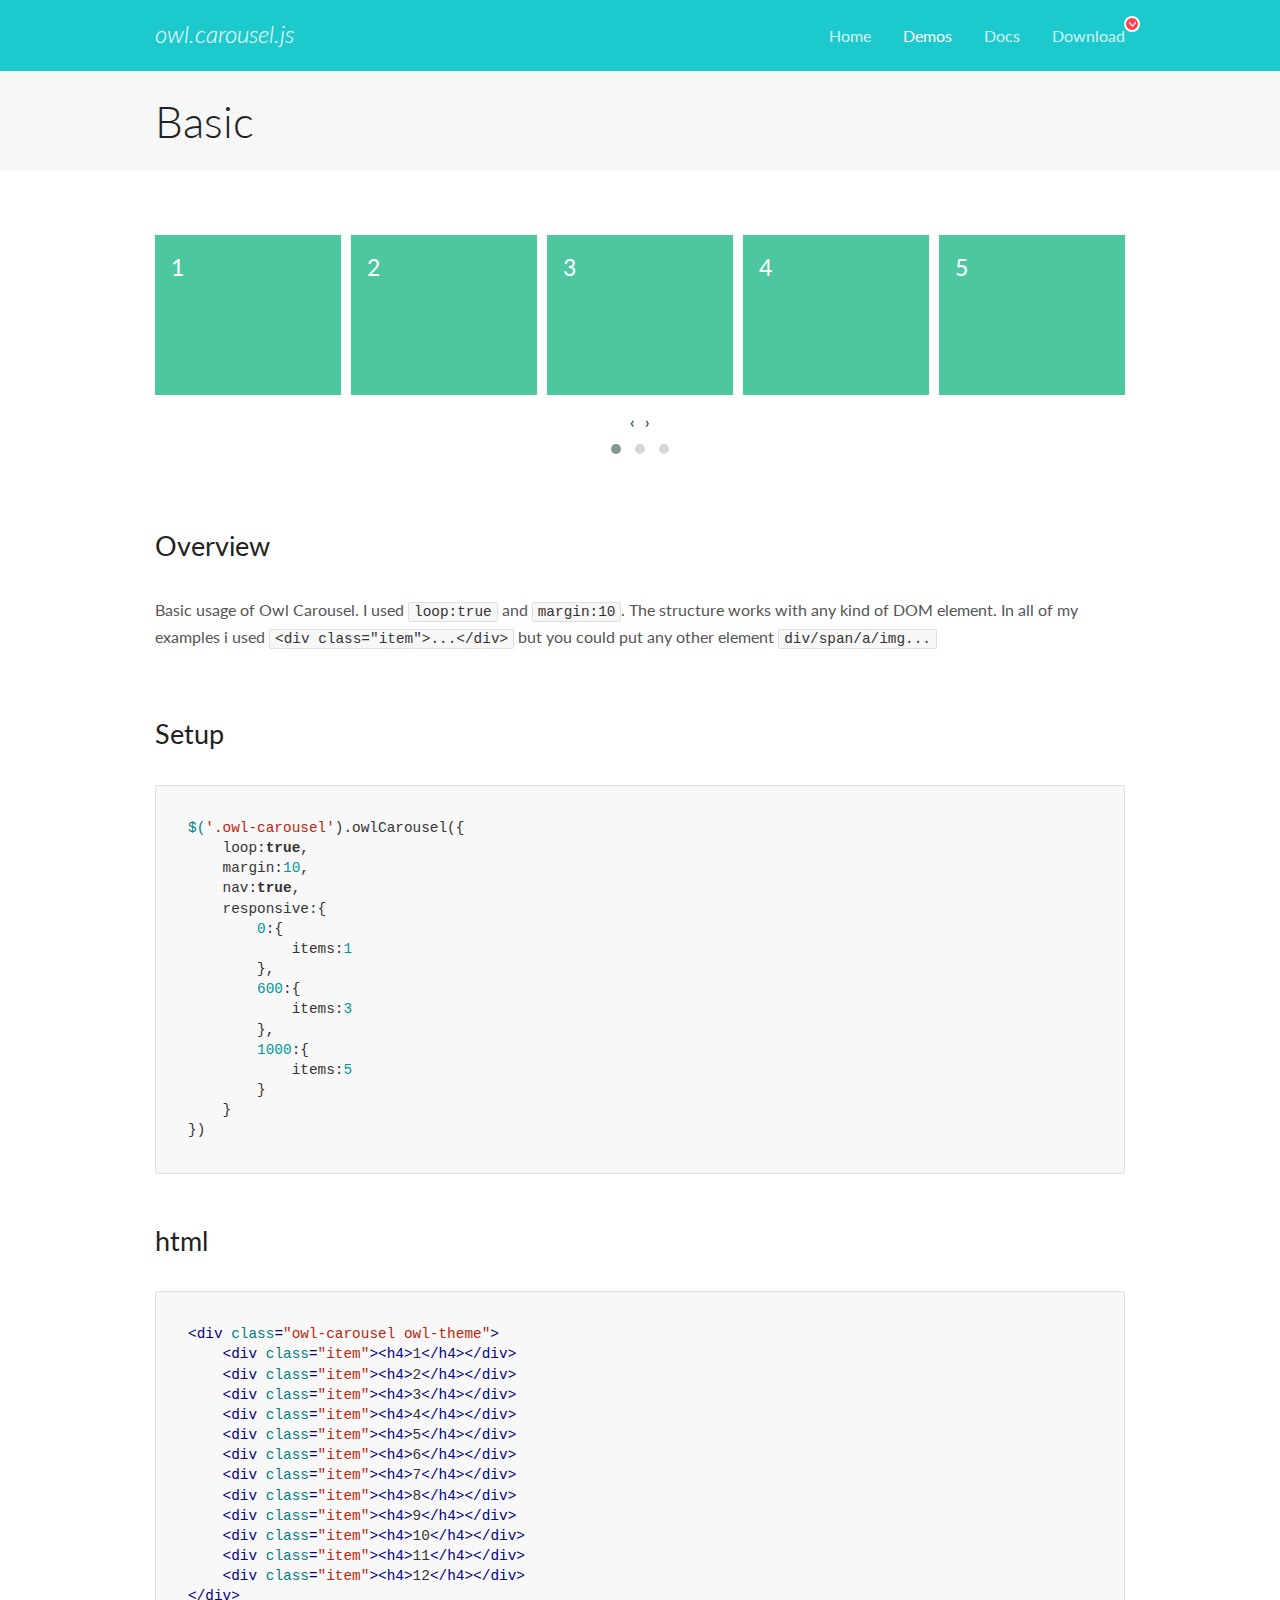
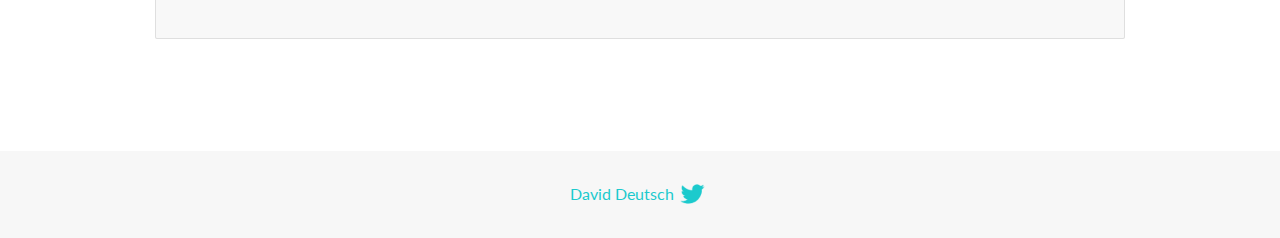
<file: assets/OwlCarousel/docs/demos/basic.html>
<!DOCTYPE html>
<html lang="en">
  <head>

    <!-- head -->
    <meta charset="utf-8">
    <meta name="msapplication-tap-highlight" content="no" />
    <meta name="viewport" content="width=device-width, initial-scale=1.0" />
    <meta name="description" content="Basic usage demo">
    <meta name="author" content="David Deutsch">
    <title>
      Basic Demo | Owl Carousel | 2.3.4
    </title>

    <!-- Stylesheets -->
    <link href='https://fonts.googleapis.com/css?family=Lato:300,400,700,400italic,300italic' rel='stylesheet' type='text/css'>
    <link rel="stylesheet" href="../assets/css/docs.theme.min.css">

    <!-- Owl Stylesheets -->
    <link rel="stylesheet" href="../assets/owlcarousel/assets/owl.carousel.min.css">
    <link rel="stylesheet" href="../assets/owlcarousel/assets/owl.theme.default.min.css">

    <!-- HTML5 shim and Respond.js IE8 support of HTML5 elements and media queries -->

    <!--[if lt IE 9]>
      <script src="https://oss.maxcdn.com/libs/html5shiv/3.7.0/html5shiv.js"></script>
      <script src="https://oss.maxcdn.com/libs/respond.js/1.3.0/respond.min.js"></script>
    <![endif]-->

    <!-- Favicons -->
    <link rel="apple-touch-icon-precomposed" sizes="144x144" href="../assets/ico/apple-touch-icon-144-precomposed.png">
    <link rel="shortcut icon" href="../assets/ico/favicon.png">
    <link rel="shortcut icon" href="favicon.ico">

    <!-- Yeah i know js should not be in header. Its required for demos.-->

    <!-- javascript -->
    <script src="../assets/vendors/jquery.min.js"></script>
    <script src="../assets/owlcarousel/owl.carousel.js"></script>
  </head>
  <body>

    <!-- header -->
    <header class="header">
      <div class="row">
        <div class="large-12 columns">
          <div class="brand left">
            <h3>
              <a href="/OwlCarousel2/">owl.carousel.js</a> 
            </h3>
          </div>
          <a id="toggle-nav" class="right">
            <span></span> <span></span> <span></span> 
          </a> 
          <div class="nav-bar">
            <ul class="clearfix">
              <li> <a href="/OwlCarousel2/index.html">Home</a>  </li>
              <li class="active">
                <a href="/OwlCarousel2/demos/demos.html">Demos</a> 
              </li>
              <li> <a href="/OwlCarousel2/docs/started-welcome.html">Docs</a>  </li>
              <li>
                <a href="https://github.com/OwlCarousel2/OwlCarousel2/archive/2.3.4.zip">Download</a> 
                <span class="download"></span> 
              </li>
            </ul>
          </div>
        </div>
      </div>
    </header>

    <!-- title -->
    <section class="title">
      <div class="row">
        <div class="large-12 columns">
          <h1>Basic</h1>
        </div>
      </div>
    </section>

    <!--  Demos -->
    <section id="demos">
      <div class="row">
        <div class="large-12 columns">
          <div class="owl-carousel owl-theme">
            <div class="item">
              <h4>1</h4>
            </div>
            <div class="item">
              <h4>2</h4>
            </div>
            <div class="item">
              <h4>3</h4>
            </div>
            <div class="item">
              <h4>4</h4>
            </div>
            <div class="item">
              <h4>5</h4>
            </div>
            <div class="item">
              <h4>6</h4>
            </div>
            <div class="item">
              <h4>7</h4>
            </div>
            <div class="item">
              <h4>8</h4>
            </div>
            <div class="item">
              <h4>9</h4>
            </div>
            <div class="item">
              <h4>10</h4>
            </div>
            <div class="item">
              <h4>11</h4>
            </div>
            <div class="item">
              <h4>12</h4>
            </div>
          </div>
          <h3 id="overview">Overview</h3>
          <p>Basic usage of Owl Carousel. I used <code>loop:true</code> and <code>margin:10</code>. The structure works with any kind of DOM element. In all of my examples i used <code>&lt;div class=&quot;item&quot;&gt;...&lt;/div&gt;</code> but you could
            put any other element <code>div/span/a/img...</code></p>
          <h3 id="setup">Setup</h3>
          <pre><code>$(&#39;.owl-carousel&#39;).owlCarousel({
    loop:true,
    margin:10,
    nav:true,
    responsive:{
        0:{
            items:1
        },
        600:{
            items:3
        },
        1000:{
            items:5
        }
    }
})</code></pre>
          <h3 id="html">html</h3>
          <pre><code>&lt;div class=&quot;owl-carousel owl-theme&quot;&gt;
    &lt;div class=&quot;item&quot;&gt;&lt;h4&gt;1&lt;/h4&gt;&lt;/div&gt;
    &lt;div class=&quot;item&quot;&gt;&lt;h4&gt;2&lt;/h4&gt;&lt;/div&gt;
    &lt;div class=&quot;item&quot;&gt;&lt;h4&gt;3&lt;/h4&gt;&lt;/div&gt;
    &lt;div class=&quot;item&quot;&gt;&lt;h4&gt;4&lt;/h4&gt;&lt;/div&gt;
    &lt;div class=&quot;item&quot;&gt;&lt;h4&gt;5&lt;/h4&gt;&lt;/div&gt;
    &lt;div class=&quot;item&quot;&gt;&lt;h4&gt;6&lt;/h4&gt;&lt;/div&gt;
    &lt;div class=&quot;item&quot;&gt;&lt;h4&gt;7&lt;/h4&gt;&lt;/div&gt;
    &lt;div class=&quot;item&quot;&gt;&lt;h4&gt;8&lt;/h4&gt;&lt;/div&gt;
    &lt;div class=&quot;item&quot;&gt;&lt;h4&gt;9&lt;/h4&gt;&lt;/div&gt;
    &lt;div class=&quot;item&quot;&gt;&lt;h4&gt;10&lt;/h4&gt;&lt;/div&gt;
    &lt;div class=&quot;item&quot;&gt;&lt;h4&gt;11&lt;/h4&gt;&lt;/div&gt;
    &lt;div class=&quot;item&quot;&gt;&lt;h4&gt;12&lt;/h4&gt;&lt;/div&gt;
&lt;/div&gt;</code></pre>
          <script>
            $(document).ready(function() {
              var owl = $('.owl-carousel');
              owl.owlCarousel({
                margin: 10,
                nav: true,
                loop: true,
                responsive: {
                  0: {
                    items: 1
                  },
                  600: {
                    items: 3
                  },
                  1000: {
                    items: 5
                  }
                }
              })
            })
          </script>
        </div>
      </div>
    </section>

    <!-- footer -->
    <footer class="footer">
      <div class="row">
        <div class="large-12 columns">
          <h5>
            <a href="/OwlCarousel2/docs/support-contact.html">David Deutsch</a> 
            <a id="custom-tweet-button" href="https://twitter.com/share?url=https://github.com/OwlCarousel2/OwlCarousel2&text=Owl Carousel - This is so awesome! " target="_blank"></a> 
          </h5>
        </div>
      </div>
    </footer>

    <!-- vendors -->
    <script src="../assets/vendors/highlight.js"></script>
    <script src="../assets/js/app.js"></script>
  </body>
</html>
</file>
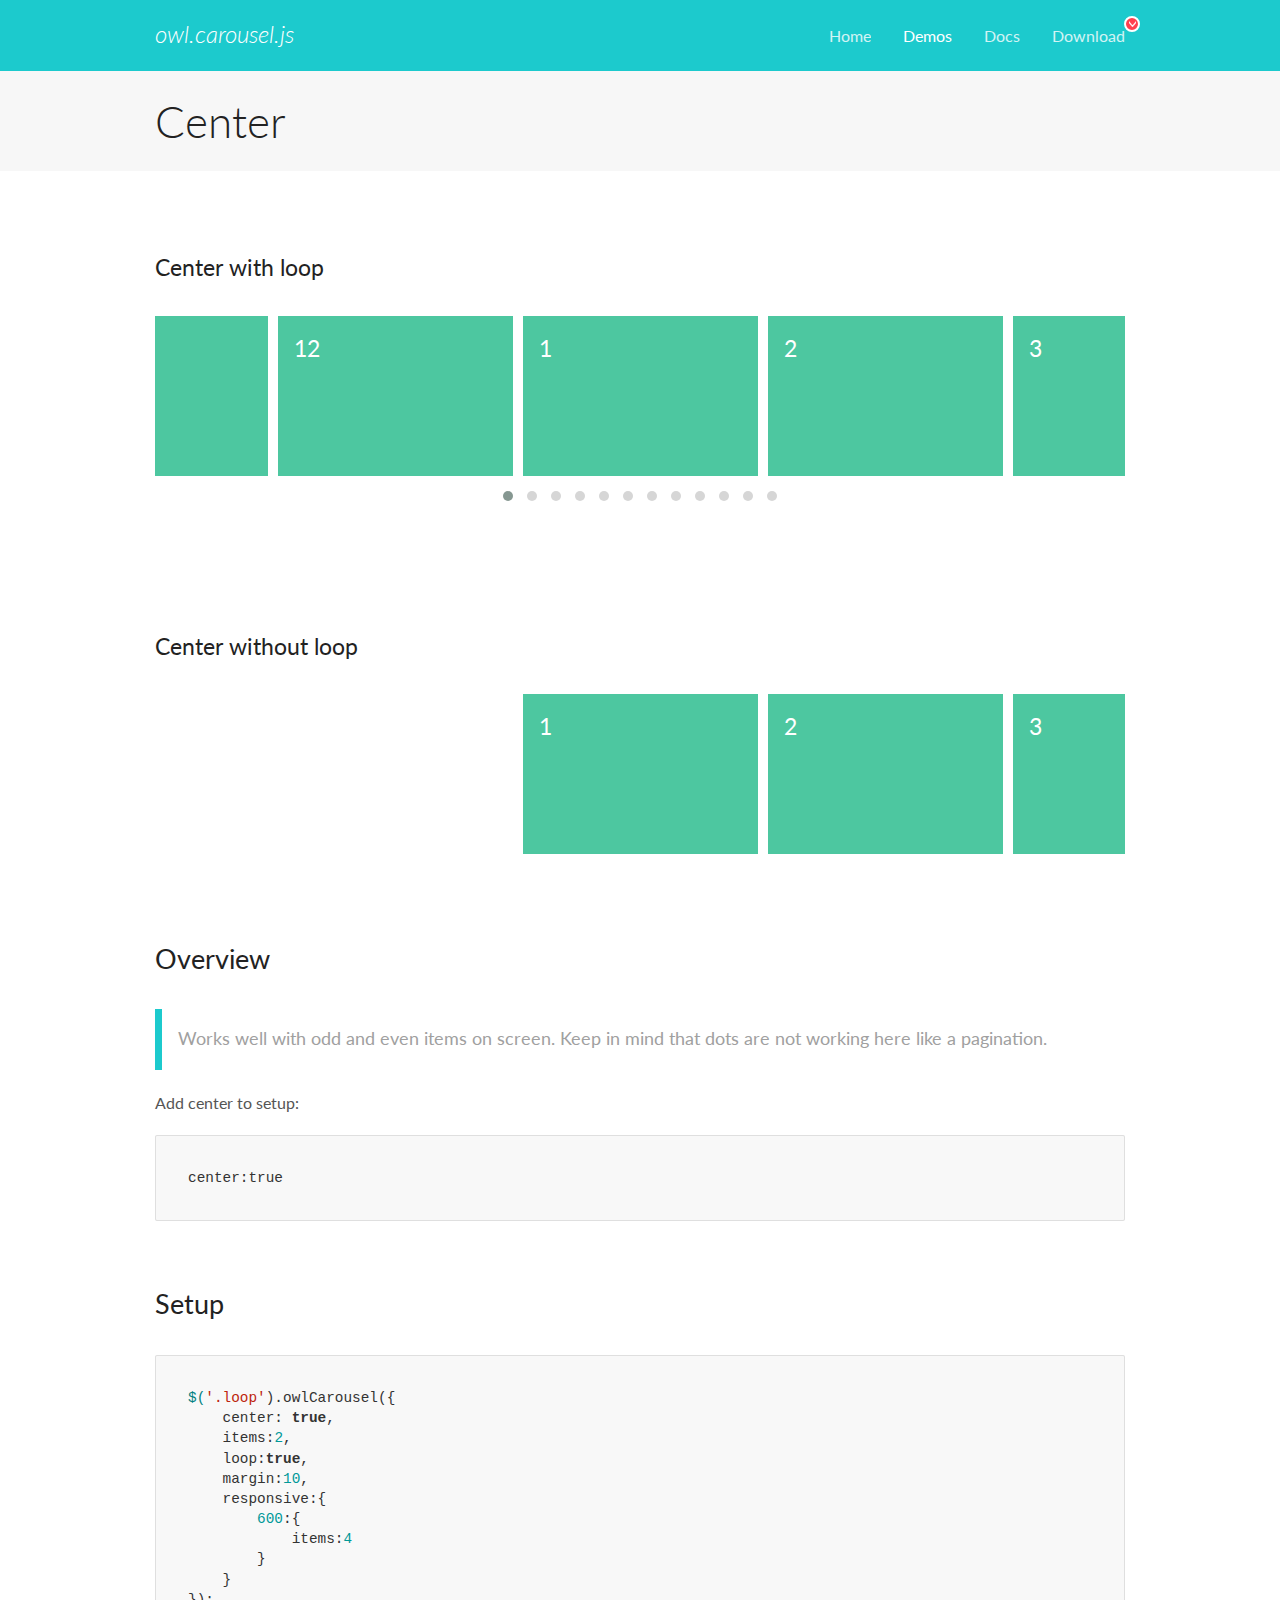
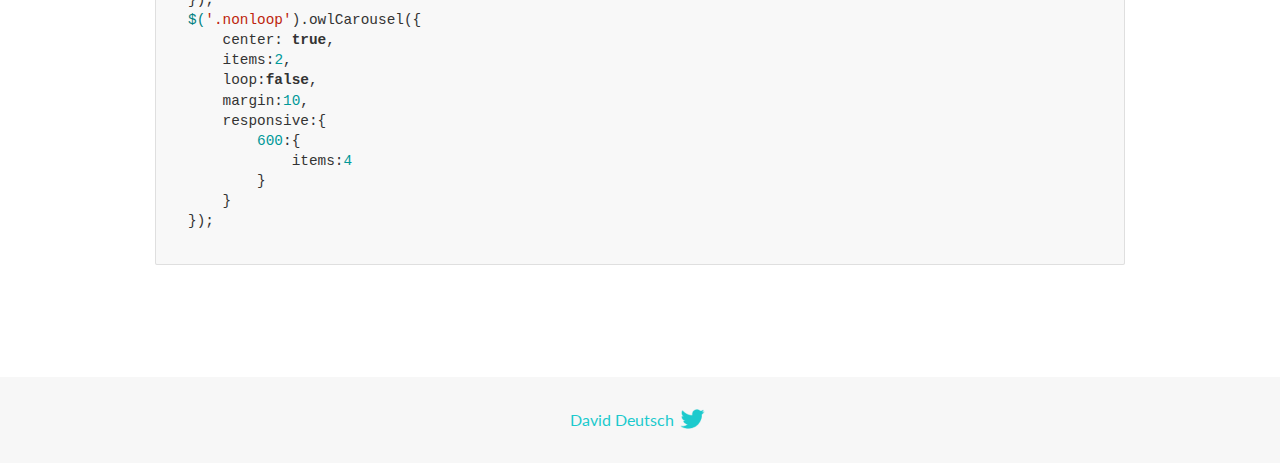
<file: assets/OwlCarousel/docs/demos/center.html>
<!DOCTYPE html>
<html lang="en">
  <head>

    <!-- head -->
    <meta charset="utf-8">
    <meta name="msapplication-tap-highlight" content="no" />
    <meta name="viewport" content="width=device-width, initial-scale=1.0" />
    <meta name="description" content="Center carousel">
    <meta name="author" content="David Deutsch">
    <title>
      Center Demo | Owl Carousel | 2.3.4
    </title>

    <!-- Stylesheets -->
    <link href='https://fonts.googleapis.com/css?family=Lato:300,400,700,400italic,300italic' rel='stylesheet' type='text/css'>
    <link rel="stylesheet" href="../assets/css/docs.theme.min.css">

    <!-- Owl Stylesheets -->
    <link rel="stylesheet" href="../assets/owlcarousel/assets/owl.carousel.min.css">
    <link rel="stylesheet" href="../assets/owlcarousel/assets/owl.theme.default.min.css">

    <!-- HTML5 shim and Respond.js IE8 support of HTML5 elements and media queries -->

    <!--[if lt IE 9]>
      <script src="https://oss.maxcdn.com/libs/html5shiv/3.7.0/html5shiv.js"></script>
      <script src="https://oss.maxcdn.com/libs/respond.js/1.3.0/respond.min.js"></script>
    <![endif]-->

    <!-- Favicons -->
    <link rel="apple-touch-icon-precomposed" sizes="144x144" href="../assets/ico/apple-touch-icon-144-precomposed.png">
    <link rel="shortcut icon" href="../assets/ico/favicon.png">
    <link rel="shortcut icon" href="favicon.ico">

    <!-- Yeah i know js should not be in header. Its required for demos.-->

    <!-- javascript -->
    <script src="../assets/vendors/jquery.min.js"></script>
    <script src="../assets/owlcarousel/owl.carousel.js"></script>
  </head>
  <body>

    <!-- header -->
    <header class="header">
      <div class="row">
        <div class="large-12 columns">
          <div class="brand left">
            <h3>
              <a href="/OwlCarousel2/">owl.carousel.js</a> 
            </h3>
          </div>
          <a id="toggle-nav" class="right">
            <span></span> <span></span> <span></span> 
          </a> 
          <div class="nav-bar">
            <ul class="clearfix">
              <li> <a href="/OwlCarousel2/index.html">Home</a>  </li>
              <li class="active">
                <a href="/OwlCarousel2/demos/demos.html">Demos</a> 
              </li>
              <li> <a href="/OwlCarousel2/docs/started-welcome.html">Docs</a>  </li>
              <li>
                <a href="https://github.com/OwlCarousel2/OwlCarousel2/archive/2.3.4.zip">Download</a> 
                <span class="download"></span> 
              </li>
            </ul>
          </div>
        </div>
      </div>
    </header>

    <!-- title -->
    <section class="title">
      <div class="row">
        <div class="large-12 columns">
          <h1>Center</h1>
        </div>
      </div>
    </section>

    <!--  Demos -->
    <section id="demos">
      <div class="row">
        <div class="large-12 columns">
          <h4 id="center-with-loop">Center with loop</h4>
          <div class="loop owl-carousel owl-theme">
            <div class="item">
              <h4>1</h4>
            </div>
            <div class="item">
              <h4>2</h4>
            </div>
            <div class="item">
              <h4>3</h4>
            </div>
            <div class="item">
              <h4>4</h4>
            </div>
            <div class="item">
              <h4>5</h4>
            </div>
            <div class="item">
              <h4>6</h4>
            </div>
            <div class="item">
              <h4>7</h4>
            </div>
            <div class="item">
              <h4>8</h4>
            </div>
            <div class="item">
              <h4>9</h4>
            </div>
            <div class="item">
              <h4>10</h4>
            </div>
            <div class="item">
              <h4>11</h4>
            </div>
            <div class="item">
              <h4>12</h4>
            </div>
          </div>
          <br>
          <h4 id="center-without-loop">Center without loop</h4>
          <div class="nonloop owl-carousel">
            <div class="item">
              <h4>1</h4>
            </div>
            <div class="item">
              <h4>2</h4>
            </div>
            <div class="item">
              <h4>3</h4>
            </div>
            <div class="item">
              <h4>4</h4>
            </div>
            <div class="item">
              <h4>5</h4>
            </div>
            <div class="item">
              <h4>6</h4>
            </div>
            <div class="item">
              <h4>7</h4>
            </div>
            <div class="item">
              <h4>8</h4>
            </div>
            <div class="item">
              <h4>9</h4>
            </div>
            <div class="item">
              <h4>10</h4>
            </div>
            <div class="item">
              <h4>11</h4>
            </div>
            <div class="item">
              <h4>12</h4>
            </div>
          </div>
          <h3 id="overview">Overview</h3>
          <blockquote>
            <p>Works well with odd and even items on screen. Keep in mind that dots are not working here like a pagination.</p>
          </blockquote>
          <p>Add center to setup:</p>
          <pre><code>center:true</code></pre>
          <h3 id="setup">Setup</h3>
          <pre><code>$(&#39;.loop&#39;).owlCarousel({
    center: true,
    items:2,
    loop:true,
    margin:10,
    responsive:{
        600:{
            items:4
        }
    }
});
$(&#39;.nonloop&#39;).owlCarousel({
    center: true,
    items:2,
    loop:false,
    margin:10,
    responsive:{
        600:{
            items:4
        }
    }
});</code></pre>
          <script>
            jQuery(document).ready(function($) {
              $('.loop').owlCarousel({
                center: true,
                items: 2,
                loop: true,
                margin: 10,
                responsive: {
                  600: {
                    items: 4
                  }
                }
              });
              $('.nonloop').owlCarousel({
                center: true,
                items: 2,
                loop: false,
                margin: 10,
                responsive: {
                  600: {
                    items: 4
                  }
                }
              });
            });
          </script>
        </div>
      </div>
    </section>

    <!-- footer -->
    <footer class="footer">
      <div class="row">
        <div class="large-12 columns">
          <h5>
            <a href="/OwlCarousel2/docs/support-contact.html">David Deutsch</a> 
            <a id="custom-tweet-button" href="https://twitter.com/share?url=https://github.com/OwlCarousel2/OwlCarousel2&text=Owl Carousel - This is so awesome! " target="_blank"></a> 
          </h5>
        </div>
      </div>
    </footer>

    <!-- vendors -->
    <script src="../assets/vendors/highlight.js"></script>
    <script src="../assets/js/app.js"></script>
  </body>
</html>
</file>
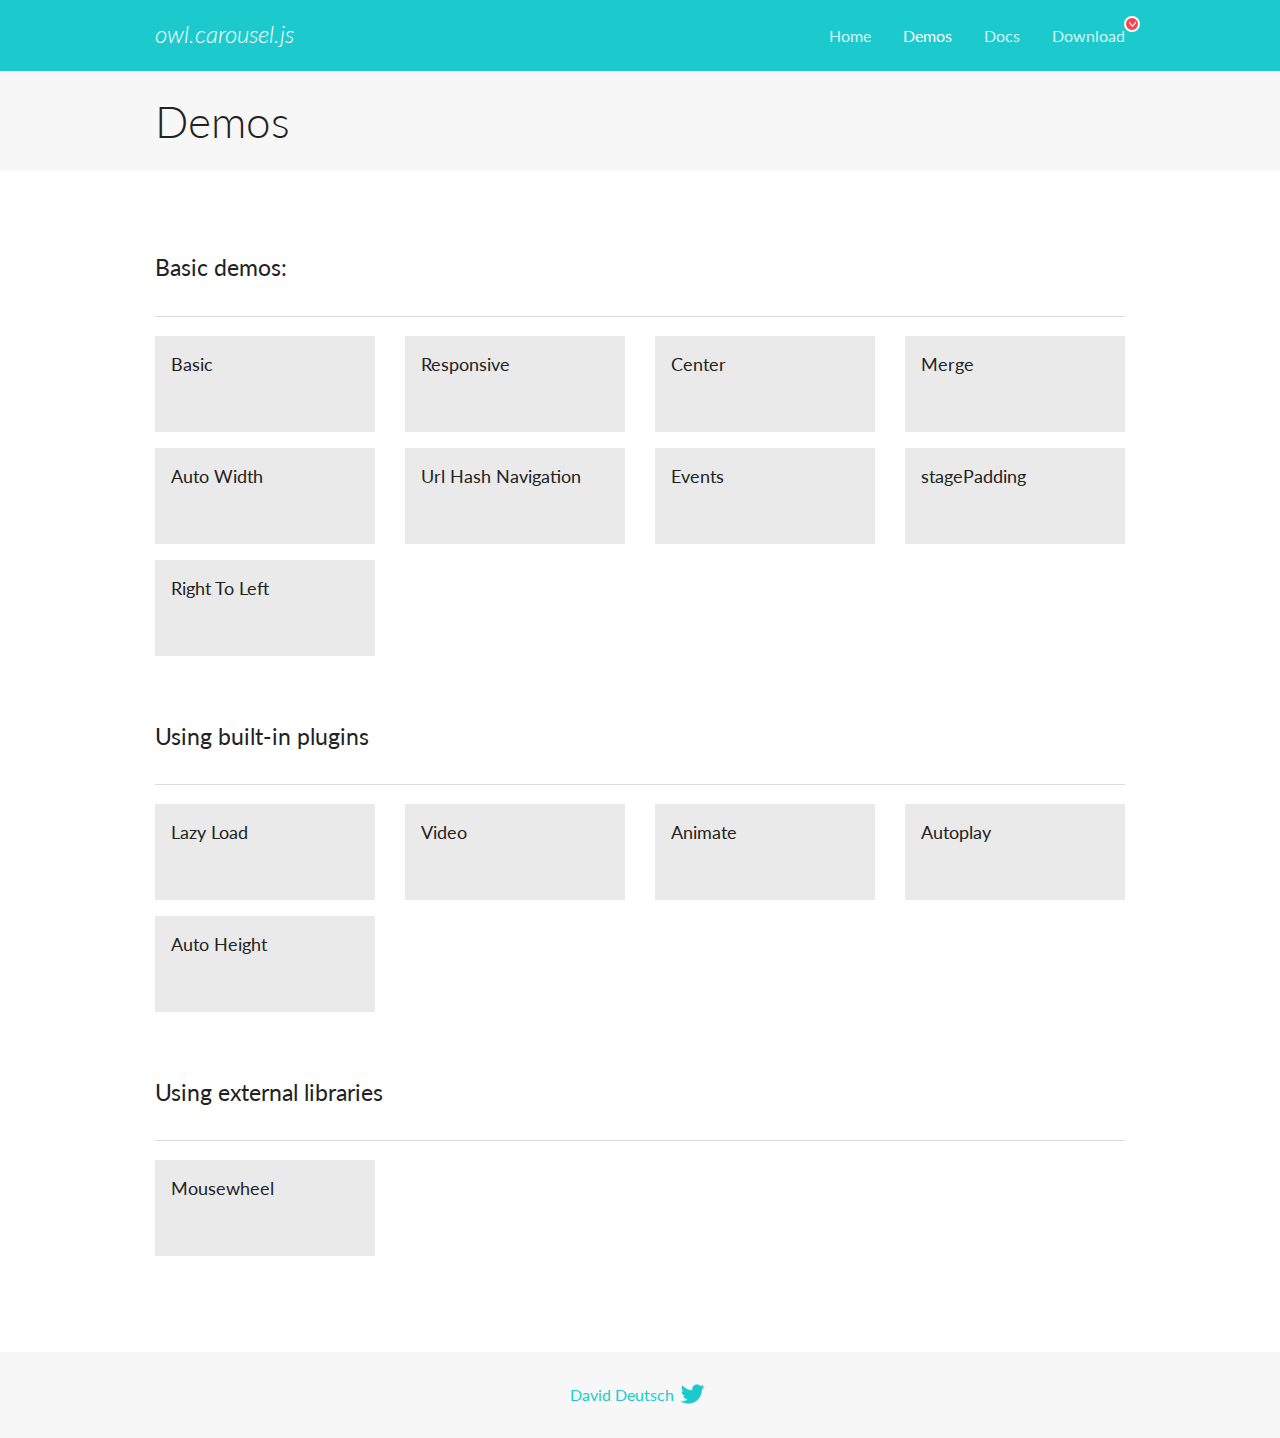
<file: assets/OwlCarousel/docs/demos/demos.html>
<!DOCTYPE html>
<html lang="en">
  <head>

    <!-- head -->
    <meta charset="utf-8">
    <meta name="msapplication-tap-highlight" content="no" />
    <meta name="viewport" content="width=device-width, initial-scale=1.0" />
    <meta name="description" content="A list of Owl Carousel examples.">
    <meta name="author" content="David Deutsch">
    <title>
      Demos | Owl Carousel | 2.3.4
    </title>

    <!-- Stylesheets -->
    <link href='https://fonts.googleapis.com/css?family=Lato:300,400,700,400italic,300italic' rel='stylesheet' type='text/css'>
    <link rel="stylesheet" href="../assets/css/docs.theme.min.css">

    <!-- Owl Stylesheets -->
    <link rel="stylesheet" href="../assets/owlcarousel/assets/owl.carousel.min.css">
    <link rel="stylesheet" href="../assets/owlcarousel/assets/owl.theme.default.min.css">

    <!-- HTML5 shim and Respond.js IE8 support of HTML5 elements and media queries -->

    <!--[if lt IE 9]>
      <script src="https://oss.maxcdn.com/libs/html5shiv/3.7.0/html5shiv.js"></script>
      <script src="https://oss.maxcdn.com/libs/respond.js/1.3.0/respond.min.js"></script>
    <![endif]-->

    <!-- Favicons -->
    <link rel="apple-touch-icon-precomposed" sizes="144x144" href="../assets/ico/apple-touch-icon-144-precomposed.png">
    <link rel="shortcut icon" href="../assets/ico/favicon.png">
    <link rel="shortcut icon" href="favicon.ico">

    <!-- Yeah i know js should not be in header. Its required for demos.-->

    <!-- javascript -->
    <script src="../assets/vendors/jquery.min.js"></script>
    <script src="../assets/owlcarousel/owl.carousel.js"></script>
  </head>
  <body>

    <!-- header -->
    <header class="header">
      <div class="row">
        <div class="large-12 columns">
          <div class="brand left">
            <h3>
              <a href="/OwlCarousel2/">owl.carousel.js</a> 
            </h3>
          </div>
          <a id="toggle-nav" class="right">
            <span></span> <span></span> <span></span> 
          </a> 
          <div class="nav-bar">
            <ul class="clearfix">
              <li> <a href="/OwlCarousel2/index.html">Home</a>  </li>
              <li class="active">
                <a href="/OwlCarousel2/demos/demos.html">Demos</a> 
              </li>
              <li> <a href="/OwlCarousel2/docs/started-welcome.html">Docs</a>  </li>
              <li>
                <a href="https://github.com/OwlCarousel2/OwlCarousel2/archive/2.3.4.zip">Download</a> 
                <span class="download"></span> 
              </li>
            </ul>
          </div>
        </div>
      </div>
    </header>

    <!-- title -->
    <section class="title">
      <div class="row">
        <div class="large-12 columns">
          <h1>Demos</h1>
        </div>
      </div>
    </section>

    <!--  Demos -->
    <section id="demos">
      <div class="row">
        <div class="large-12 columns">
          <h4 id="basic-demos-">Basic demos:</h4>
          <hr>
          <div class="demo-list">
            <div class="row">
              <div class="small-6 medium-4 large-3 columns">
                <a href="basic.html" class="demo-block">
                  <h5>Basic </h5>
                </a> 
              </div>
              <div class="small-6 medium-4 large-3 columns">
                <a href="responsive.html" class="demo-block">
                  <h5>Responsive </h5>
                </a> 
              </div>
              <div class="small-6 medium-4 large-3 columns">
                <a href="center.html" class="demo-block">
                  <h5>Center </h5>
                </a> 
              </div>
              <div class="small-6 medium-4 large-3 columns">
                <a href="merge.html" class="demo-block">
                  <h5>Merge </h5>
                </a> 
              </div>
              <div class="small-6 medium-4 large-3 columns">
                <a href="autowidth.html" class="demo-block">
                  <h5>Auto Width </h5>
                </a> 
              </div>
              <div class="small-6 medium-4 large-3 columns">
                <a href="urlhashnav.html" class="demo-block">
                  <h5>Url Hash Navigation </h5>
                </a> 
              </div>
              <div class="small-6 medium-4 large-3 columns">
                <a href="events.html" class="demo-block">
                  <h5>Events </h5>
                </a> 
              </div>
              <div class="small-6 medium-4 large-3 columns">
                <a href="stagepadding.html" class="demo-block">
                  <h5>stagePadding </h5>
                </a> 
              </div>
              <div class="small-6 medium-4 large-3 columns">
                <a href="rtl.html" class="demo-block">
                  <h5>Right To Left </h5>
                </a> 
              </div>
            </div>
          </div>
          <h4 id="using-built-in-plugins">Using built-in plugins</h4>
          <hr>
          <div class="demo-list">
            <div class="row">
              <div class="small-6 medium-4 large-3 columns">
                <a href="lazyLoad.html" class="demo-block">
                  <h5>Lazy Load </h5>
                </a> 
              </div>
              <div class="small-6 medium-4 large-3 columns">
                <a href="video.html" class="demo-block">
                  <h5>Video </h5>
                </a> 
              </div>
              <div class="small-6 medium-4 large-3 columns">
                <a href="animate.html" class="demo-block">
                  <h5>Animate </h5>
                </a> 
              </div>
              <div class="small-6 medium-4 large-3 columns">
                <a href="autoplay.html" class="demo-block">
                  <h5>Autoplay </h5>
                </a> 
              </div>
              <div class="small-6 medium-4 large-3 columns">
                <a href="autoheight.html" class="demo-block">
                  <h5>Auto Height </h5>
                </a> 
              </div>
            </div>
          </div>
          <h4 id="using-external-libraries">Using external libraries</h4>
          <hr>
          <div class="demo-list">
            <div class="row">
              <div class="small-6 medium-4 large-3 columns">
                <a href="mousewheel.html" class="demo-block">
                  <h5>Mousewheel </h5>
                </a> 
              </div>
            </div>
          </div>
        </div>
      </div>
    </section>

    <!-- footer -->
    <footer class="footer">
      <div class="row">
        <div class="large-12 columns">
          <h5>
            <a href="/OwlCarousel2/docs/support-contact.html">David Deutsch</a> 
            <a id="custom-tweet-button" href="https://twitter.com/share?url=https://github.com/OwlCarousel2/OwlCarousel2&text=Owl Carousel - This is so awesome! " target="_blank"></a> 
          </h5>
        </div>
      </div>
    </footer>

    <!-- vendors -->
    <script src="../assets/vendors/highlight.js"></script>
    <script src="../assets/js/app.js"></script>
  </body>
</html>
</file>
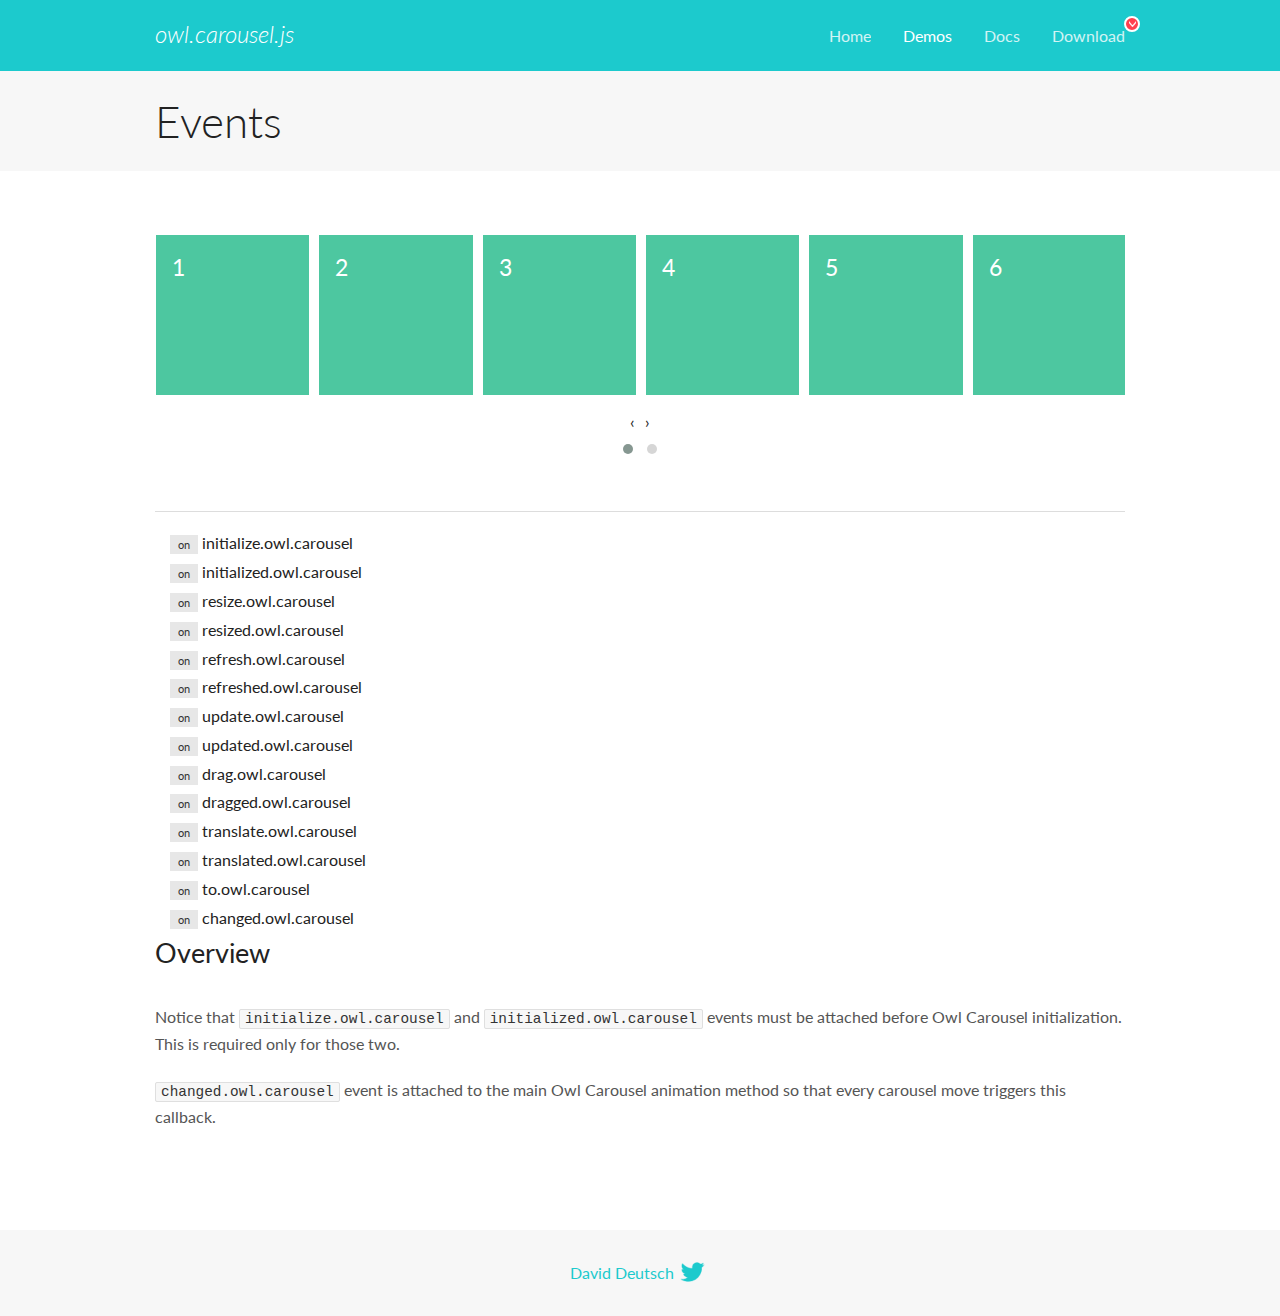
<file: assets/OwlCarousel/docs/demos/events.html>
<!DOCTYPE html>
<html lang="en">
  <head>

    <!-- head -->
    <meta charset="utf-8">
    <meta name="msapplication-tap-highlight" content="no" />
    <meta name="viewport" content="width=device-width, initial-scale=1.0" />
    <meta name="description" content="Events usage demo">
    <meta name="author" content="David Deutsch">
    <title>
      Events Demo | Owl Carousel | 2.3.4
    </title>

    <!-- Stylesheets -->
    <link href='https://fonts.googleapis.com/css?family=Lato:300,400,700,400italic,300italic' rel='stylesheet' type='text/css'>
    <link rel="stylesheet" href="../assets/css/docs.theme.min.css">

    <!-- Owl Stylesheets -->
    <link rel="stylesheet" href="../assets/owlcarousel/assets/owl.carousel.min.css">
    <link rel="stylesheet" href="../assets/owlcarousel/assets/owl.theme.default.min.css">

    <!-- HTML5 shim and Respond.js IE8 support of HTML5 elements and media queries -->

    <!--[if lt IE 9]>
      <script src="https://oss.maxcdn.com/libs/html5shiv/3.7.0/html5shiv.js"></script>
      <script src="https://oss.maxcdn.com/libs/respond.js/1.3.0/respond.min.js"></script>
    <![endif]-->

    <!-- Favicons -->
    <link rel="apple-touch-icon-precomposed" sizes="144x144" href="../assets/ico/apple-touch-icon-144-precomposed.png">
    <link rel="shortcut icon" href="../assets/ico/favicon.png">
    <link rel="shortcut icon" href="favicon.ico">

    <!-- Yeah i know js should not be in header. Its required for demos.-->

    <!-- javascript -->
    <script src="../assets/vendors/jquery.min.js"></script>
    <script src="../assets/owlcarousel/owl.carousel.js"></script>
  </head>
  <body>

    <!-- header -->
    <header class="header">
      <div class="row">
        <div class="large-12 columns">
          <div class="brand left">
            <h3>
              <a href="/OwlCarousel2/">owl.carousel.js</a> 
            </h3>
          </div>
          <a id="toggle-nav" class="right">
            <span></span> <span></span> <span></span> 
          </a> 
          <div class="nav-bar">
            <ul class="clearfix">
              <li> <a href="/OwlCarousel2/index.html">Home</a>  </li>
              <li class="active">
                <a href="/OwlCarousel2/demos/demos.html">Demos</a> 
              </li>
              <li> <a href="/OwlCarousel2/docs/started-welcome.html">Docs</a>  </li>
              <li>
                <a href="https://github.com/OwlCarousel2/OwlCarousel2/archive/2.3.4.zip">Download</a> 
                <span class="download"></span> 
              </li>
            </ul>
          </div>
        </div>
      </div>
    </header>

    <!-- title -->
    <section class="title">
      <div class="row">
        <div class="large-12 columns">
          <h1>Events</h1>
        </div>
      </div>
    </section>

    <!--  Demos -->
    <section id="demos">
      <div class="row">
        <div class="large-12 columns">
          <div class="owl-carousel owl-theme">
            <div class="item">
              <h4>1</h4>
            </div>
            <div class="item">
              <h4>2</h4>
            </div>
            <div class="item">
              <h4>3</h4>
            </div>
            <div class="item">
              <h4>4</h4>
            </div>
            <div class="item">
              <h4>5</h4>
            </div>
            <div class="item">
              <h4>6</h4>
            </div>
            <div class="item">
              <h4>7</h4>
            </div>
            <div class="item">
              <h4>8</h4>
            </div>
            <div class="item">
              <h4>9</h4>
            </div>
            <div class="item">
              <h4>10</h4>
            </div>
            <div class="item">
              <h4>11</h4>
            </div>
            <div class="item">
              <h4>12</h4>
            </div>
          </div>
          <hr>
          <div class="large-12 columns callbacks">
            <div><span class="label secondary initialize">on</span>  initialize.owl.carousel </div>
            <div><span class="label secondary initialized">on</span>  initialized.owl.carousel </div>
            <div><span class="label secondary resize">on</span>  resize.owl.carousel </div>
            <div><span class="label secondary resized">on</span>  resized.owl.carousel </div>
            <div><span class="label secondary refresh">on</span>  refresh.owl.carousel </div>
            <div><span class="label secondary refreshed">on</span>  refreshed.owl.carousel </div>
            <div><span class="label secondary update">on</span>  update.owl.carousel </div>
            <div><span class="label secondary updated">on</span>  updated.owl.carousel </div>
            <div><span class="label secondary drag">on</span>  drag.owl.carousel </div>
            <div><span class="label secondary dragged">on</span>  dragged.owl.carousel </div>
            <div><span class="label secondary translate">on</span>  translate.owl.carousel </div>
            <div><span class="label secondary translated">on</span>  translated.owl.carousel </div>
            <div><span class="label secondary to">on</span>  to.owl.carousel </div>
            <div><span class="label secondary changed">on</span>  changed.owl.carousel </div>
          </div>
          <h3 id="overview">Overview</h3>
          <p>Notice that <code>initialize.owl.carousel</code> and <code>initialized.owl.carousel</code> events must be attached before Owl Carousel initialization. This is required only for those two.</p>
          <p><code>changed.owl.carousel</code> event is attached to the main Owl Carousel animation method so that every carousel move triggers this callback.</p>
          <script>
            jQuery(document).ready(function($) {
              var owl = $('.owl-carousel');
              owl.on('initialize.owl.carousel initialized.owl.carousel ' +
                'initialize.owl.carousel initialize.owl.carousel ' +
                'resize.owl.carousel resized.owl.carousel ' +
                'refresh.owl.carousel refreshed.owl.carousel ' +
                'update.owl.carousel updated.owl.carousel ' +
                'drag.owl.carousel dragged.owl.carousel ' +
                'translate.owl.carousel translated.owl.carousel ' +
                'to.owl.carousel changed.owl.carousel',
                function(e) {
                  $('.' + e.type)
                    .removeClass('secondary')
                    .addClass('success');
                  window.setTimeout(function() {
                    $('.' + e.type)
                      .removeClass('success')
                      .addClass('secondary');
                  }, 500);
                });
              owl.owlCarousel({
                loop: true,
                nav: true,
                lazyLoad: true,
                margin: 10,
                video: true,
                responsive: {
                  0: {
                    items: 1
                  },
                  600: {
                    items: 3
                  },
                  960: {
                    items: 5,
                  },
                  1200: {
                    items: 6
                  }
                }
              });
            });
          </script>
        </div>
      </div>
    </section>

    <!-- footer -->
    <footer class="footer">
      <div class="row">
        <div class="large-12 columns">
          <h5>
            <a href="/OwlCarousel2/docs/support-contact.html">David Deutsch</a> 
            <a id="custom-tweet-button" href="https://twitter.com/share?url=https://github.com/OwlCarousel2/OwlCarousel2&text=Owl Carousel - This is so awesome! " target="_blank"></a> 
          </h5>
        </div>
      </div>
    </footer>

    <!-- vendors -->
    <script src="../assets/vendors/highlight.js"></script>
    <script src="../assets/js/app.js"></script>
  </body>
</html>
</file>
